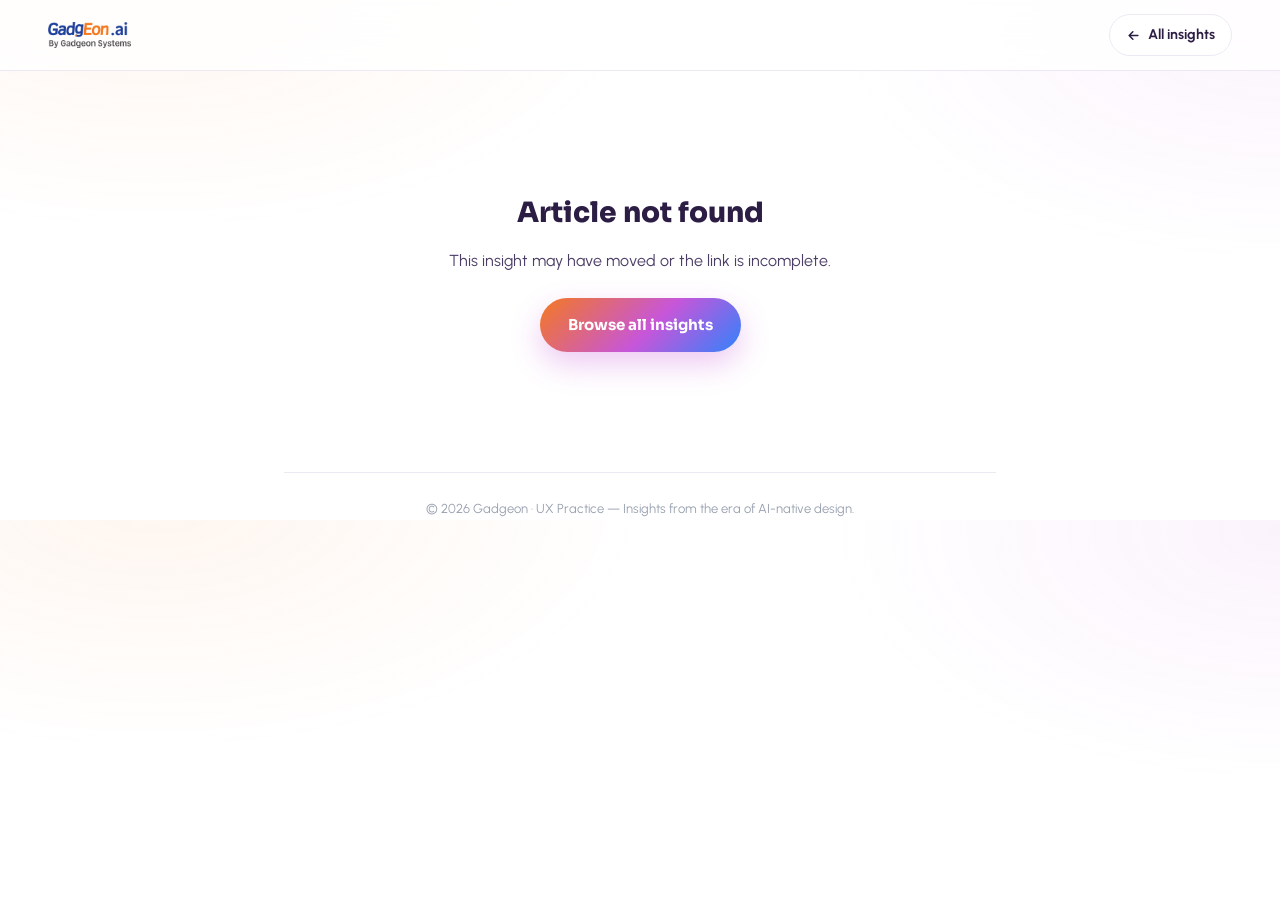
<file: blog.html>
<!DOCTYPE html>
<html lang="en">
<head>
  <meta charset="UTF-8" />
  <meta name="viewport" content="width=device-width, initial-scale=1.0" />
  <title>Insight — Gadgeon UX Practice</title>
  <meta name="description" content="Field notes from the Gadgeon UX Practice — designing enterprise products in the era of AI." />
  <link rel="preconnect" href="https://fonts.googleapis.com" />
  <link rel="preconnect" href="https://fonts.gstatic.com" crossorigin />
  <link href="https://fonts.googleapis.com/css2?family=Sora:wght@400;600;700;800&family=Urbanist:ital,wght@0,400;0,500;0,600;0,700;0,800;1,600&display=swap" rel="stylesheet" />
  <style>
    :root {
      --primary: #2c1d44; --body-col: #4c3d66; --muted: #99a1af;
      --grad-a: #f47920; --grad-b: #c756d9; --grad-c: #3182fc;
      --bg-light: #f4f6fa; --border: #ece9f4; --card: #fff;
      --font-head: 'Sora', sans-serif; --font-body: 'Urbanist', sans-serif;
    }
    * , *::before, *::after { box-sizing: border-box; margin: 0; padding: 0; }
    html { scroll-behavior: smooth; }
    body {
      font-family: var(--font-body); color: var(--body-col); background: #fff;
      -webkit-font-smoothing: antialiased; line-height: 1.6;
      background:
        radial-gradient(900px 460px at 12% -4%, rgba(244,121,32,.07), transparent 55%),
        radial-gradient(820px 460px at 100% 2%, rgba(199,86,217,.07), transparent 55%),
        #ffffff;
    }
    a { color: inherit; text-decoration: none; }
    img { display: block; max-width: 100%; }

    /* reading progress */
    .bp-progress { position: fixed; top: 0; left: 0; height: 4px; width: 0; z-index: 60;
      background: linear-gradient(90deg, var(--grad-a), var(--grad-b), var(--grad-c)); transition: width .1s linear; }

    /* top bar */
    .bp-nav { position: sticky; top: 0; z-index: 50; display: flex; align-items: center; justify-content: space-between;
      gap: 16px; padding: 14px clamp(18px, 5vw, 48px);
      background: rgba(255,255,255,.82); backdrop-filter: blur(14px); -webkit-backdrop-filter: blur(14px);
      border-bottom: 1px solid var(--border); }
    .bp-logo { display: flex; align-items: center; gap: 10px; font-family: var(--font-head); font-weight: 800; font-size: 18px; color: var(--primary); letter-spacing: -.02em; }
    .bp-logo img { height: 26px; width: auto; }
    .bp-back { display: inline-flex; align-items: center; gap: 7px; font-weight: 700; font-size: 14px; color: var(--primary);
      padding: 9px 16px; border-radius: 100px; border: 1px solid var(--border); background: #fff; transition: transform .15s, box-shadow .15s, border-color .15s; }
    .bp-back:hover { transform: translateY(-1px); box-shadow: 0 8px 20px rgba(44,29,68,.1); border-color: rgba(199,86,217,.4); }
    .bp-back svg { width: 15px; height: 15px; }

    /* article */
    .bp-wrap { max-width: 760px; margin: 0 auto; padding: 0 clamp(20px, 5vw, 24px); }
    .bp-hero { padding: clamp(40px, 7vw, 72px) 0 8px; }
    .bp-tag { display: inline-flex; align-items: center; gap: 8px; font-family: var(--font-head); font-weight: 800; font-size: 12px;
      letter-spacing: .1em; text-transform: uppercase; color: var(--grad-b);
      background: rgba(199,86,217,.08); border: 1px solid rgba(199,86,217,.24); padding: 7px 14px 7px 11px; border-radius: 30px; margin-bottom: 20px; }
    .bp-spark { width: 15px; height: 15px; color: var(--grad-b); animation: bp-spin 6s linear infinite; }
    @keyframes bp-spin { to { transform: rotate(360deg); } }
    .bp-h1 { font-family: var(--font-head); font-weight: 800; color: var(--primary);
      font-size: clamp(29px, 5vw, 48px); line-height: 1.1; letter-spacing: -.025em; margin-bottom: 22px; }
    .bp-byline { display: flex; align-items: center; gap: 12px; padding-bottom: 26px; border-bottom: 1px solid var(--border); }
    .bp-avatar { width: 46px; height: 46px; border-radius: 50%; flex-shrink: 0; display: flex; align-items: center; justify-content: center;
      font-family: var(--font-head); font-weight: 800; font-size: 15px; color: #fff;
      background: linear-gradient(135deg, var(--grad-a), var(--grad-b) 55%, var(--grad-c)); }
    .bp-byline strong { display: block; font-size: 15px; color: var(--primary); }
    .bp-byline span { font-size: 13.5px; color: var(--muted); }

    .bp-figure { margin: 30px 0 8px; border-radius: 20px; overflow: hidden; box-shadow: 0 20px 60px rgba(44,29,68,.16); aspect-ratio: 16/9; }
    .bp-figure img { width: 100%; height: 100%; object-fit: cover; }

    .bp-excerpt { font-family: var(--font-head); font-weight: 400; color: var(--primary);
      font-size: clamp(18px, 2.4vw, 22px); line-height: 1.5; margin: 34px 0 10px;
      padding-left: 20px; border-left: 3px solid var(--grad-b); }

    .bp-section { margin-top: 34px; }
    .bp-section h2 { font-family: var(--font-head); font-weight: 800; color: var(--primary);
      font-size: clamp(21px, 2.8vw, 27px); line-height: 1.25; letter-spacing: -.01em; margin-bottom: 14px; }
    .bp-section p { font-size: clamp(16px, 1.9vw, 18px); color: var(--body-col); line-height: 1.78; margin-bottom: 16px; }

    .bp-takeaways { margin: 44px 0 10px; padding: 32px clamp(24px, 4vw, 36px); border-radius: 22px;
      background: linear-gradient(180deg, #f7f3fc, #f1f4fb); border: 1px solid var(--border); }
    .bp-takeaways h2 { font-family: var(--font-head); font-weight: 800; color: var(--primary); font-size: 22px; margin-bottom: 18px; }
    .bp-list { list-style: none; display: flex; flex-direction: column; gap: 14px; }
    .bp-list li { position: relative; padding-left: 32px; font-size: 16px; font-weight: 500; color: var(--primary); line-height: 1.6; }
    .bp-list li::before { content: ''; position: absolute; left: 0; top: 5px; width: 18px; height: 18px; border-radius: 50%;
      background: linear-gradient(135deg, var(--grad-a), var(--grad-c)); opacity: .2; }
    .bp-list li::after { content: ''; position: absolute; left: 6px; top: 11px; width: 6px; height: 6px; border-radius: 50%; background: var(--grad-b); }

    .bp-cta { position: relative; overflow: hidden; text-align: center; margin: 48px 0 20px; padding: 52px 30px; border-radius: 24px;
      background: linear-gradient(135deg, rgba(244,121,32,.1), rgba(199,86,217,.1), rgba(49,130,252,.1)); border: 1px solid rgba(199,86,217,.2); }
    .bp-cta-glow { position: absolute; width: 360px; height: 220px; top: 50%; left: 50%; transform: translate(-50%,-50%);
      background: radial-gradient(circle, rgba(199,86,217,.22), transparent 70%); filter: blur(34px); }
    .bp-cta h3 { position: relative; font-family: var(--font-head); font-weight: 800; color: var(--primary); font-size: clamp(22px, 3.4vw, 30px); margin-bottom: 10px; }
    .bp-cta p { position: relative; font-size: 16px; color: var(--body-col); margin-bottom: 26px; }
    .bp-btn { position: relative; display: inline-flex; align-items: center; gap: 9px; font-family: var(--font-head); font-weight: 700; font-size: 15px;
      color: #fff; padding: 15px 28px; border-radius: 100px; background: linear-gradient(135deg, var(--grad-a), var(--grad-b) 55%, var(--grad-c));
      box-shadow: 0 12px 30px rgba(199,86,217,.32); transition: transform .18s, box-shadow .18s; }
    .bp-btn:hover { transform: translateY(-2px); box-shadow: 0 16px 40px rgba(199,86,217,.42); }
    .bp-btn .ar { transition: transform .2s; }
    .bp-btn:hover .ar { transform: translateX(4px); }

    footer { padding: 40px 0 56px; text-align: center; }
    .bp-foot { font-size: 13px; color: var(--muted); padding-top: 26px; border-top: 1px solid var(--border); }

    .bp-missing { max-width: 620px; margin: 0 auto; padding: 120px 24px; text-align: center; }
    .bp-missing h1 { font-family: var(--font-head); font-weight: 800; color: var(--primary); font-size: 28px; margin-bottom: 12px; }
    .bp-missing p { color: var(--body-col); margin-bottom: 24px; }

    /* reveal */
    .reveal { opacity: 0; transform: translateY(22px); transition: opacity .6s ease, transform .6s ease; }
    .reveal.in { opacity: 1; transform: none; }
    @media (prefers-reduced-motion: reduce) {
      .reveal { opacity: 1; transform: none; transition: none; }
      .bp-spark { animation: none; }
      html { scroll-behavior: auto; }
    }
  </style>
</head>
<body>
  <div class="bp-progress" id="bpProgress" aria-hidden="true"></div>

  <header class="bp-nav">
    <a class="bp-logo" href="index.html" aria-label="Gadgeon.ai home">
      <img src="assets/brand-logo.png" alt="Gadgeon.ai" onerror="this.style.display='none'" />
    </a>
    <a class="bp-back" href="ux.html#insights">
      <svg viewBox="0 0 24 24" fill="none" stroke="currentColor" stroke-width="2.4" stroke-linecap="round" stroke-linejoin="round"><path d="M19 12H5M11 6l-6 6 6 6"/></svg>
      All insights
    </a>
  </header>

  <main id="bpMain" class="bp-wrap"></main>

  <footer class="bp-wrap">
    <p class="bp-foot">© 2026 Gadgeon · UX Practice — Insights from the era of AI-native design.</p>
  </footer>

  <script src="ux-content.js?v=12"></script>
  <script>
  (function () {
    'use strict';
    var C = window.UX_CONTENT || {};
    var main = document.getElementById('bpMain');
    var reduce = window.matchMedia && window.matchMedia('(prefers-reduced-motion: reduce)').matches;

    function param(name) {
      var m = new RegExp('[?&]' + name + '=([^&]+)').exec(location.search);
      return m ? decodeURIComponent(m[1].replace(/\+/g, ' ')) : null;
    }
    function findBlog(key) {
      var blogs = C.blogs || [];
      for (var i = 0; i < blogs.length; i++) {
        if ((blogs[i].slug || String(i)) === key) return blogs[i];
      }
      return null;
    }
    function initials(name) {
      return (name || '?').split(/\s+/).slice(0, 2).map(function (w) { return w.charAt(0); }).join('').toUpperCase();
    }
    var SPARK = '<svg class="bp-spark" viewBox="0 0 24 24" fill="none" stroke="currentColor" stroke-width="1.9" stroke-linecap="round" stroke-linejoin="round"><path d="M12 3v4M12 17v4M3 12h4M17 12h4M6 6l2.5 2.5M15.5 15.5 18 18M18 6l-2.5 2.5M8.5 15.5 6 18"/></svg>';

    var key = param('post');
    var b = key ? findBlog(key) : null;

    if (!b || !b.detail) {
      main.innerHTML = '<div class="bp-missing"><h1>Article not found</h1><p>This insight may have moved or the link is incomplete.</p><a class="bp-btn" href="ux.html#insights"><span>Browse all insights</span></a></div>';
      return;
    }

    document.title = b.title + ' — Gadgeon UX Practice';
    var t = b.detail;

    var secs = t.sections.map(function (s) {
      return '<section class="bp-section reveal"><h2>' + s.h + '</h2>' + s.p.map(function (p) { return '<p>' + p + '</p>'; }).join('') + '</section>';
    }).join('');
    var takeaways = t.takeaways.map(function (x) { return '<li>' + x + '</li>'; }).join('');
    var figure = b.img ? '<figure class="bp-figure reveal"><img src="' + b.img + '" alt=""></figure>' : '';

    main.innerHTML =
      '<div class="bp-hero">'
      + '<span class="bp-tag reveal">' + SPARK + b.tag + ' · Insight</span>'
      + '<h1 class="bp-h1 reveal">' + b.title + '</h1>'
      + '<div class="bp-byline reveal"><span class="bp-avatar">' + initials(b.author) + '</span>'
      + '<div><strong>' + b.author + '</strong><span>' + b.date + ' · ' + b.read + '</span></div></div>'
      + '</div>'
      + figure
      + '<p class="bp-excerpt reveal">' + t.excerpt + '</p>'
      + secs
      + '<section class="bp-takeaways reveal"><h2>Key takeaways</h2><ul class="bp-list">' + takeaways + '</ul></section>'
      + '<div class="bp-cta reveal"><div class="bp-cta-glow"></div>'
      + '<h3>Designing something in this space?</h3>'
      + '<p>Put our AI-native UX practice to work on your next product.</p>'
      + '<a class="bp-btn" href="ux.html#contact"><span>Start a project</span><span class="ar">&rarr;</span></a></div>';

    /* reading progress */
    var bar = document.getElementById('bpProgress');
    function onScroll() {
      var h = document.documentElement;
      var max = h.scrollHeight - h.clientHeight;
      bar.style.width = (max > 0 ? (h.scrollTop || document.body.scrollTop) / max * 100 : 0) + '%';
    }
    window.addEventListener('scroll', onScroll, { passive: true });
    onScroll();

    /* reveal on scroll — above-the-fold shows immediately; rest animate in */
    var reveals = main.querySelectorAll('.reveal');
    if (reduce || !('IntersectionObserver' in window)) {
      reveals.forEach(function (n) { n.classList.add('in'); });
    } else {
      var ro = new IntersectionObserver(function (entries, obs) {
        entries.forEach(function (en) {
          if (en.isIntersecting) { en.target.classList.add('in'); obs.unobserve(en.target); }
        });
      }, { threshold: 0.12, rootMargin: '0px 0px -30px 0px' });
      var vh = window.innerHeight;
      reveals.forEach(function (n) {
        if (n.getBoundingClientRect().top < vh * 0.92) n.classList.add('in');
        else ro.observe(n);
      });
    }
  })();
  </script>
</body>
</html>
</file>
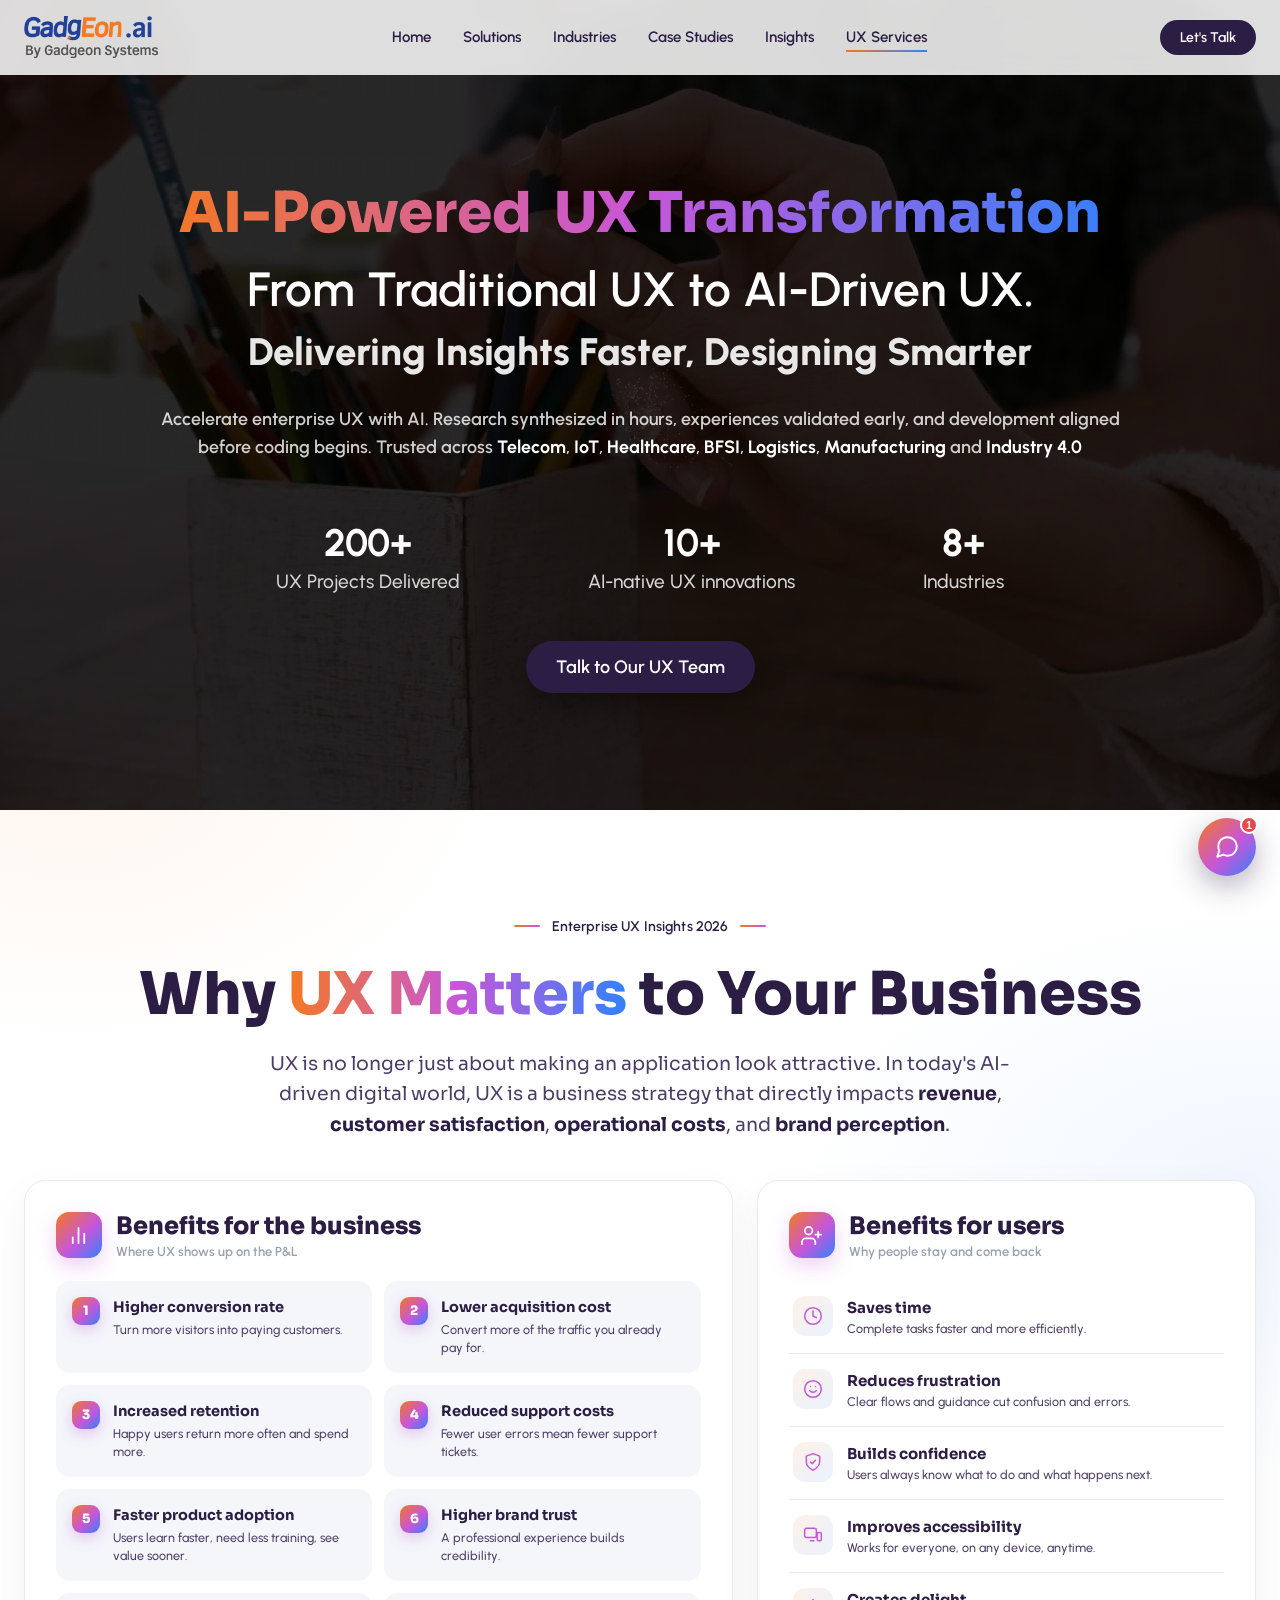
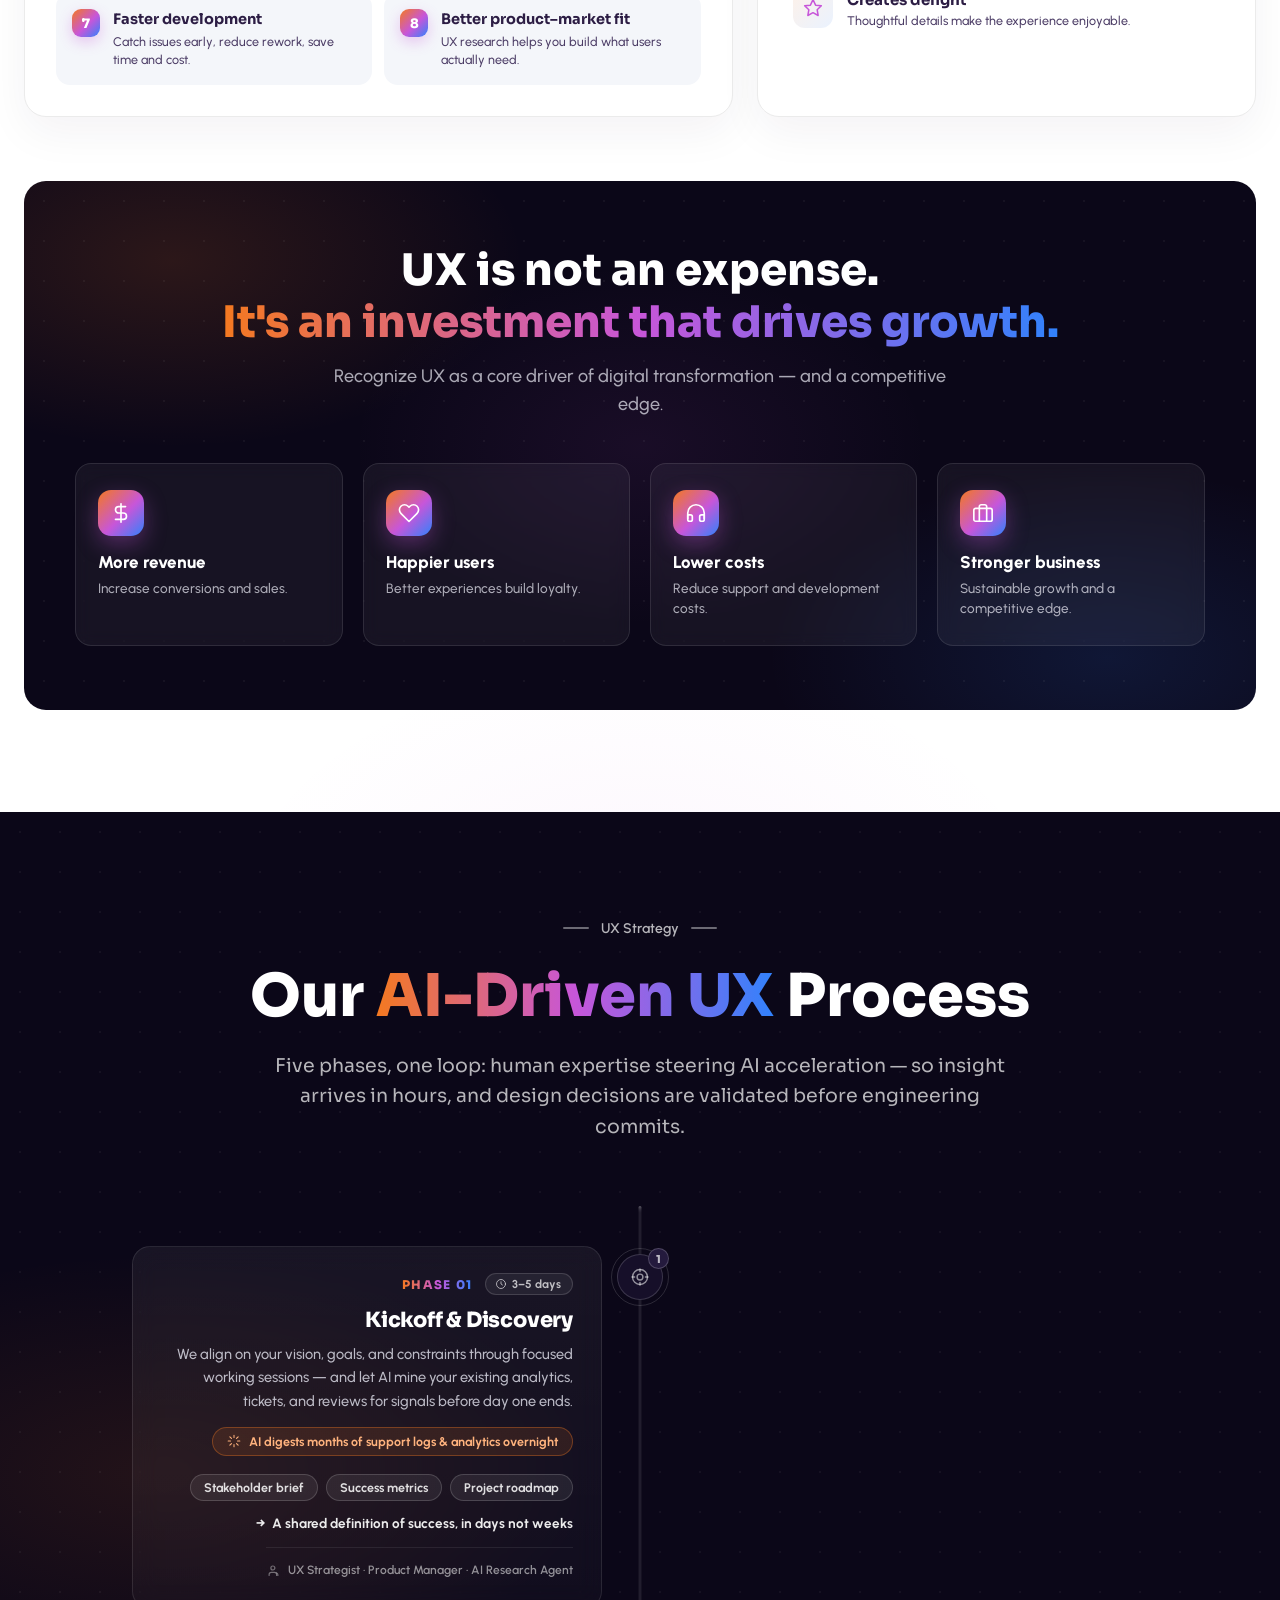
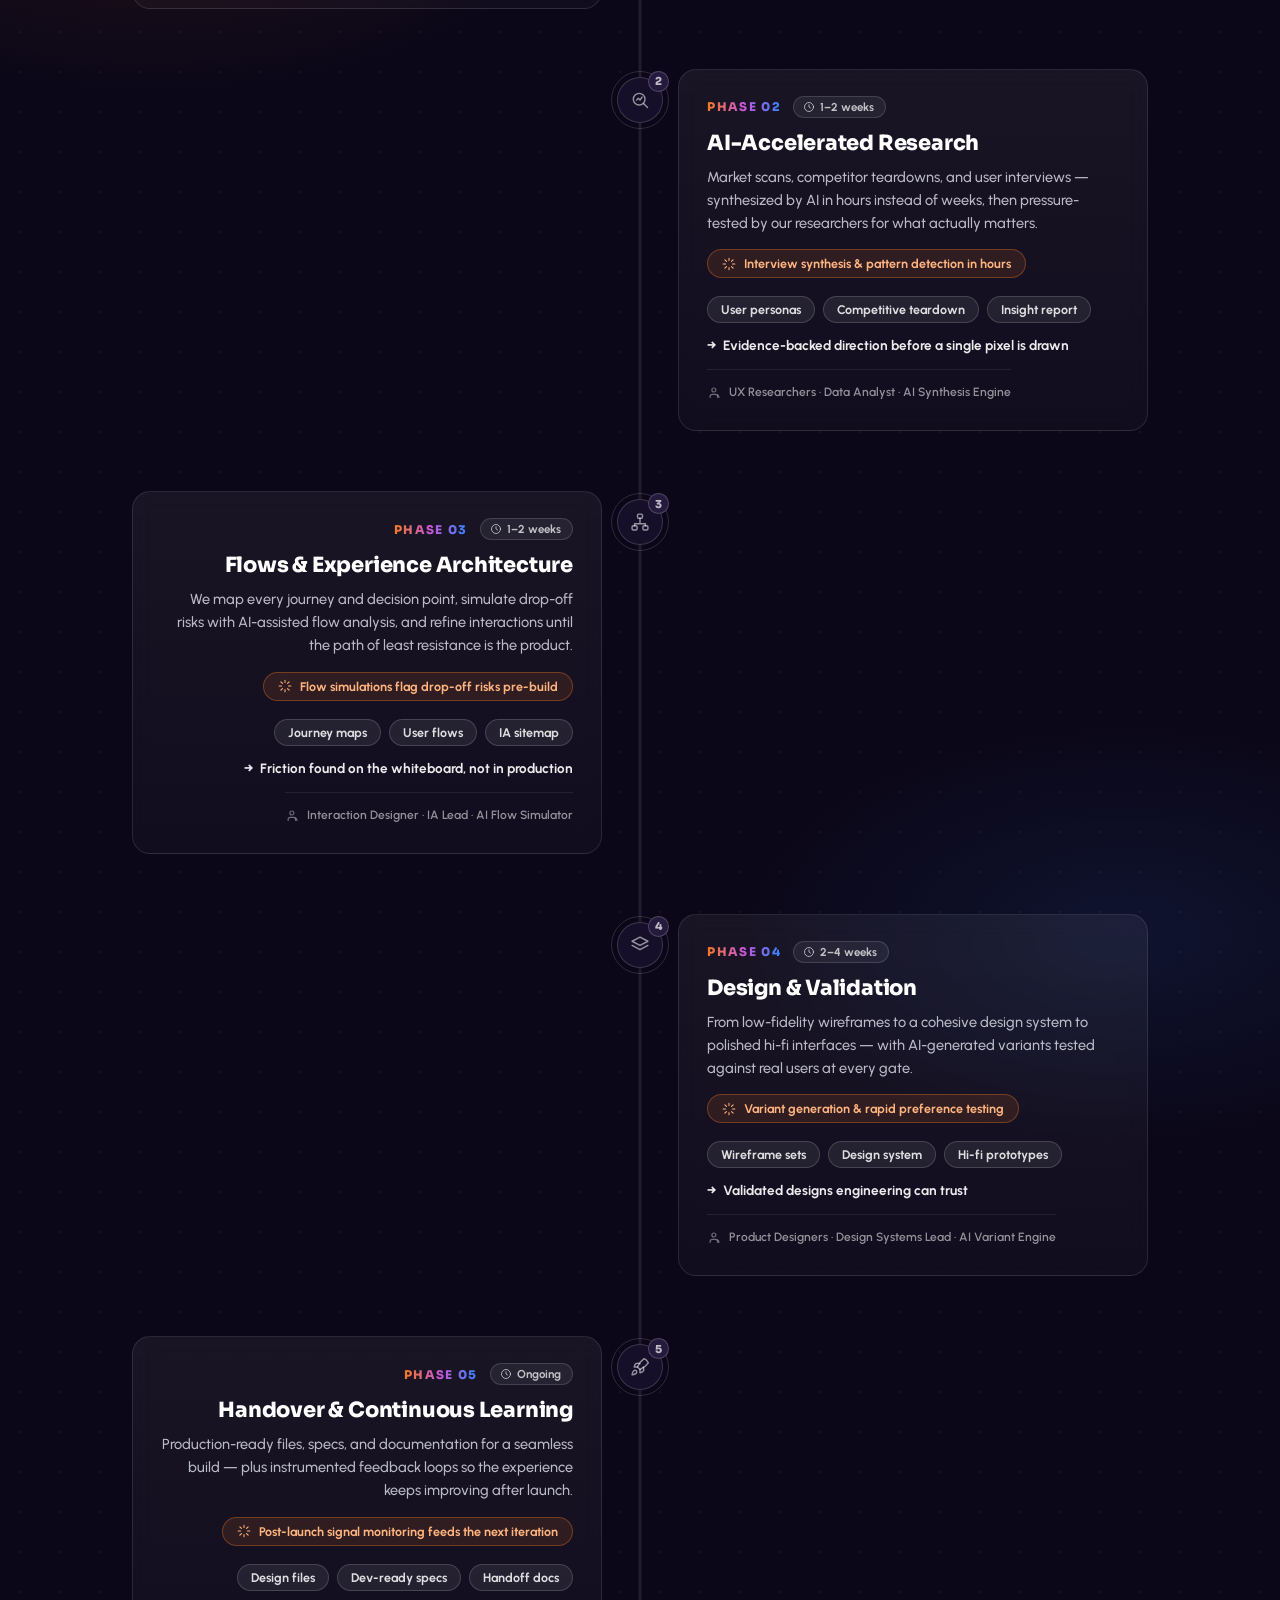
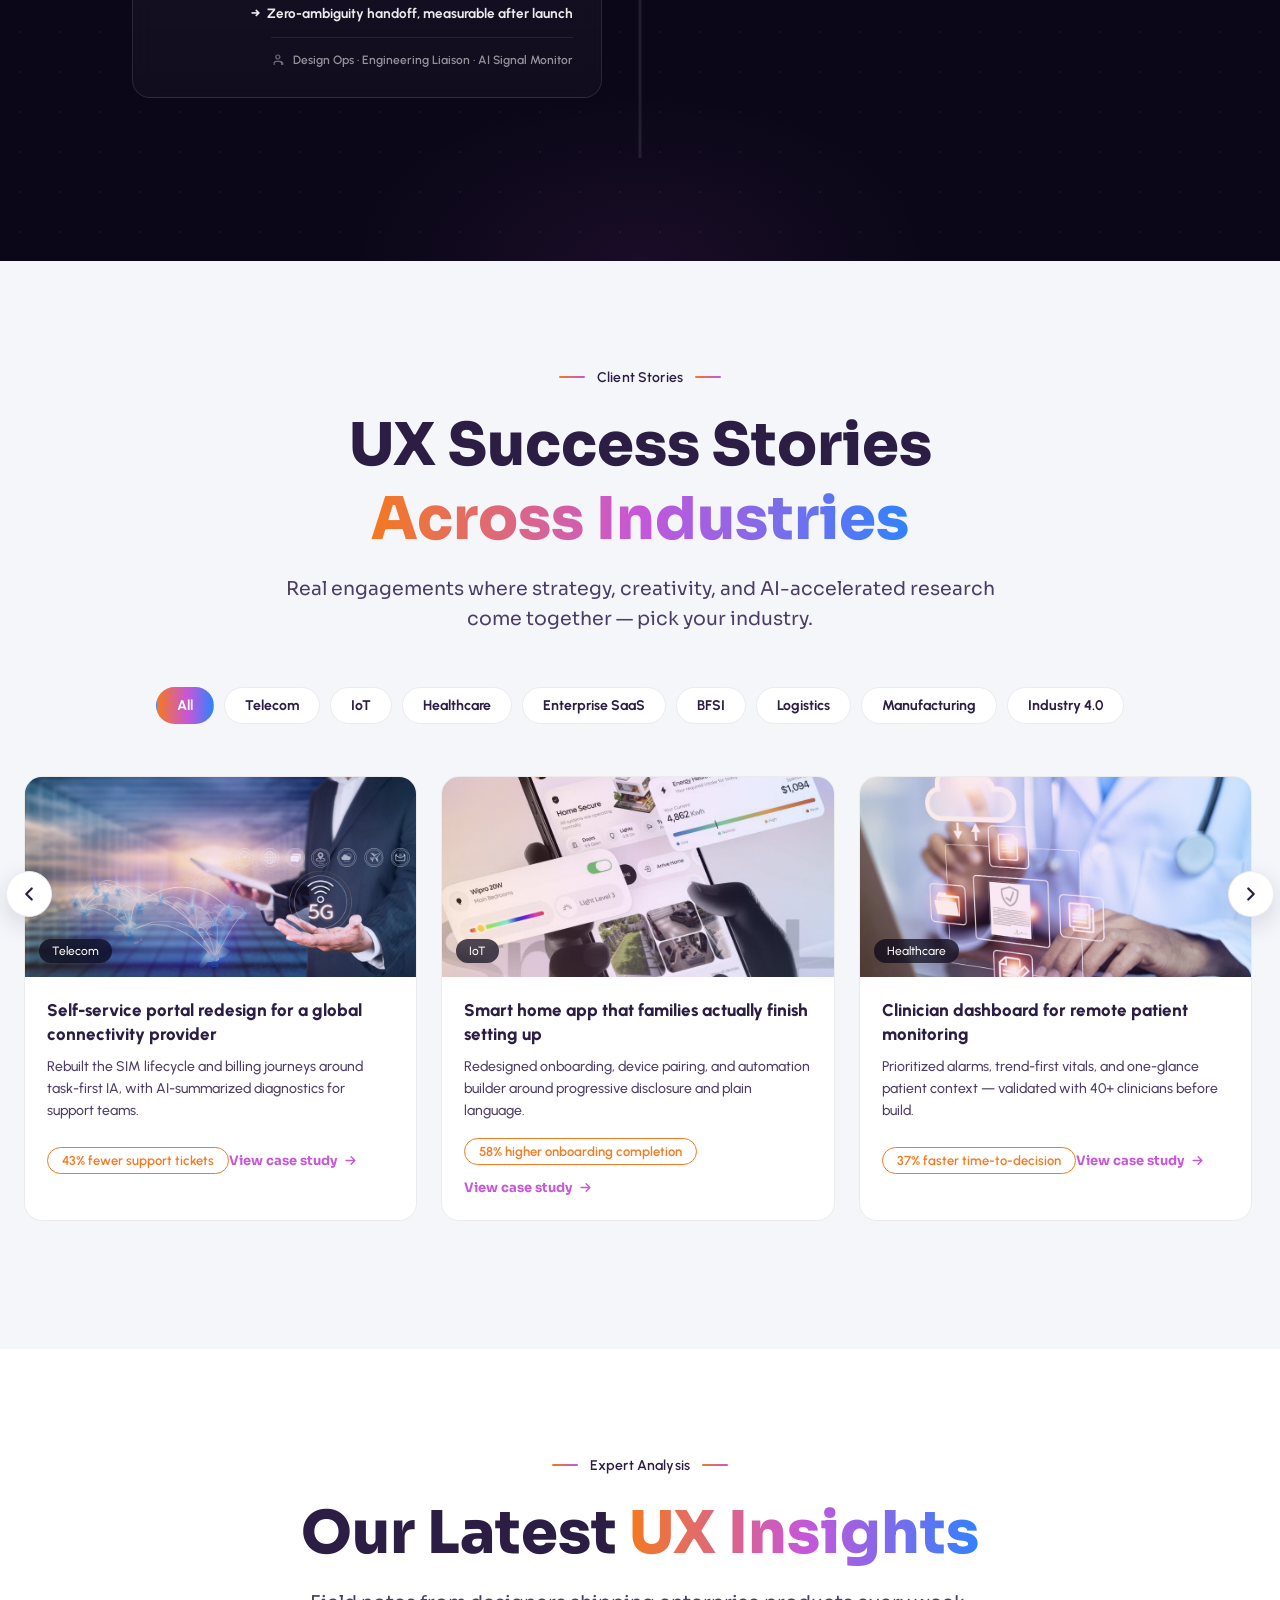
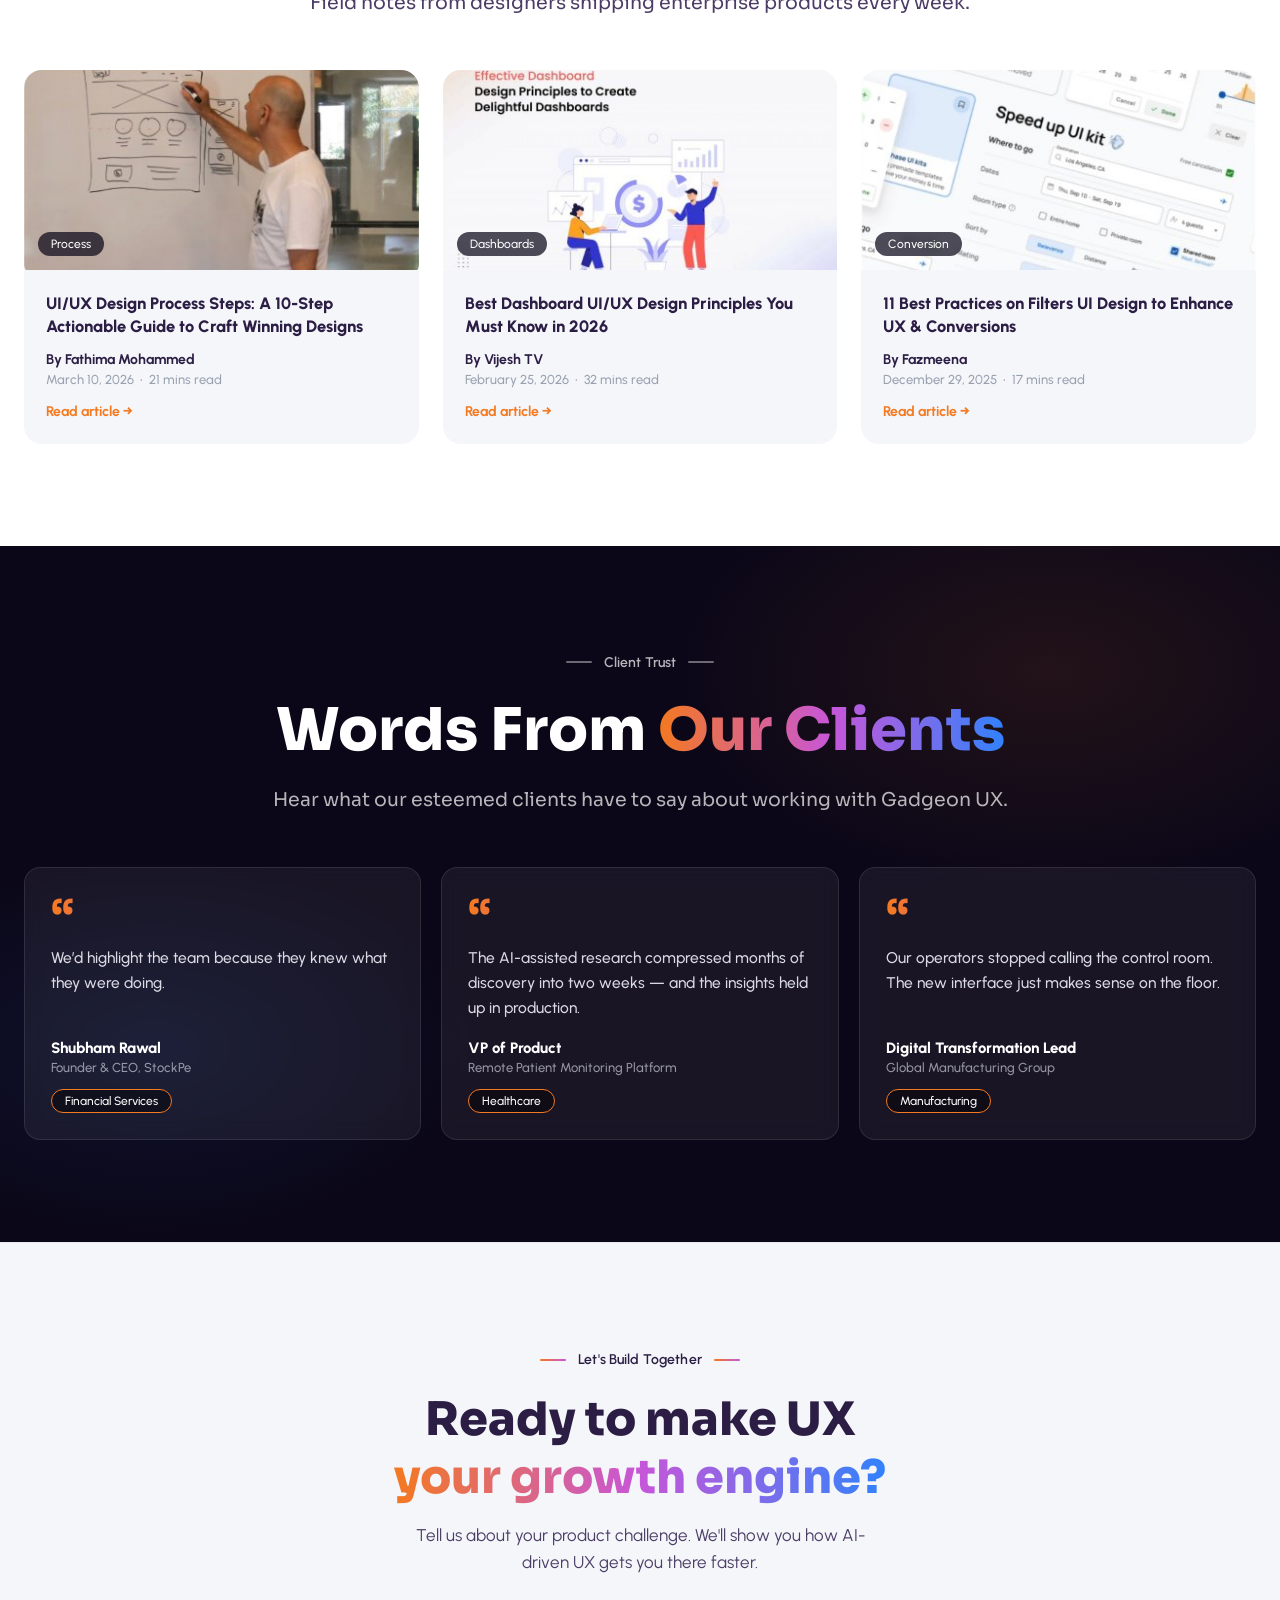
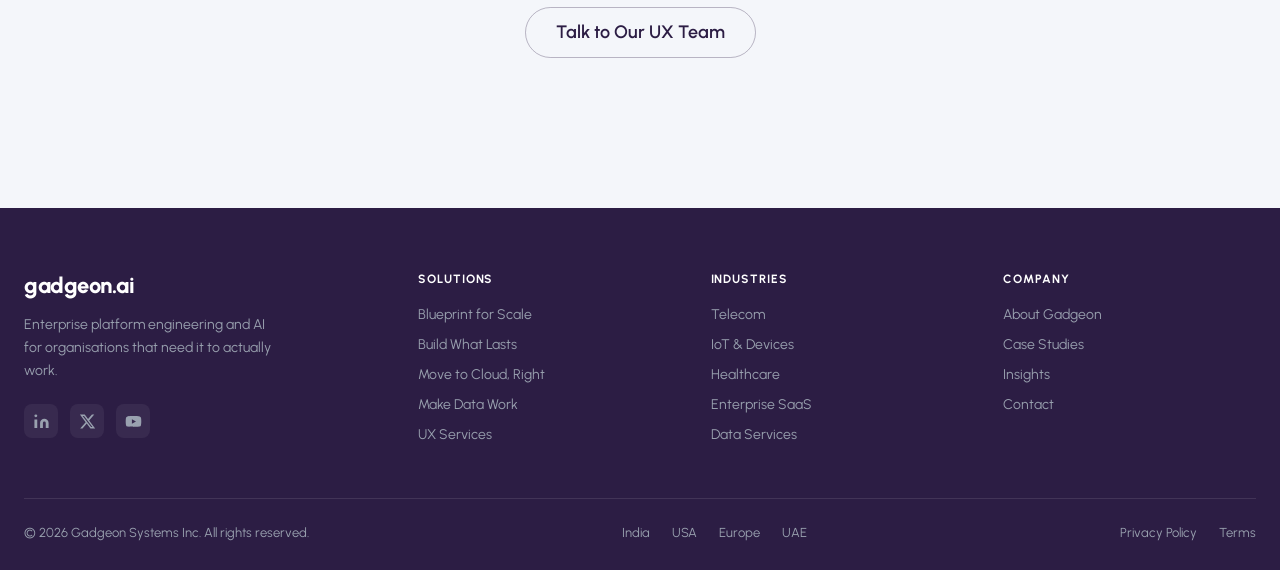
<file: ux.html>
<!DOCTYPE html>
<html lang="en">
<head>
  <meta charset="UTF-8" />
  <meta name="viewport" content="width=device-width, initial-scale=1.0" />
  <title>Gadgeon UX Practice — AI-Powered UX Transformation</title>
  <meta name="description" content="Gadgeon UX Practice: from traditional UX to AI-driven UX. Research synthesized in hours, experiences validated early, and development aligned before coding begins." />
  <meta property="og:title" content="Gadgeon UX Practice — AI-Powered UX Transformation" />
  <meta property="og:description" content="From Traditional UX to AI-Driven UX. Delivering insights faster, designing smarter." />
  <meta property="og:type" content="website" />
  <meta property="og:image" content="assets/ux-hero-bg.jpg" />
  <meta name="twitter:card" content="summary_large_image" />
  <link rel="preconnect" href="https://fonts.googleapis.com" />
  <link rel="preconnect" href="https://fonts.gstatic.com" crossorigin />
  <link href="https://fonts.googleapis.com/css2?family=Sora:wght@400;600;700;800&family=Urbanist:ital,wght@0,400;0,500;0,600;0,700;0,800;0,900;1,600;1,700&family=Inter:wght@400;600;700;800&display=swap" rel="stylesheet" />
  <link rel="stylesheet" href="styles.css?v=3" />
  <link rel="stylesheet" href="ux.css?v=18" />
</head>
<body class="ux-page">

<!-- ══ NAVBAR (shared pattern; UX Services active) ══ -->
<header class="nav" id="nav">
  <div class="nav-inner">
    <a href="index.html" class="nav-logo" aria-label="Gadgeon.ai home">
      <img src="assets/brand-logo.png" alt="Gadgeon.ai — by Gadgeon Systems" />
    </a>

    <nav class="nav-links" id="navLinks" aria-label="Primary">
      <a href="index.html">Home</a>
      <a href="index.html#solutions">Solutions</a>
      <a href="index.html#industries">Industries</a>
      <a href="index.html#cases">Case Studies</a>
      <a href="index.html#insights">Insights</a>
      <a href="ux.html" class="active">UX Services</a>
      <a href="#" class="btn btn-dark btn-sm nav-cta-mobile" data-open-contact>Let's Talk</a>
    </nav>

    <a href="#" class="btn btn-dark btn-sm nav-cta" data-open-contact>Let's Talk</a>

    <button class="nav-toggle" id="navToggle" aria-label="Toggle menu" aria-expanded="false">
      <span></span><span></span><span></span>
    </button>
  </div>
</header>

<!-- ══ HERO (Figma 16:5 — dark, photo + 50% overlay) ══ -->
<section class="ux-hero" id="home">
  <div class="ux-hero-media" aria-hidden="true"></div>
  <div class="ux-hero-overlay" aria-hidden="true"></div>
  <div class="ux-hero-inner">
    <h1 class="grad-txt">AI-Powered&nbsp; UX Transformation</h1>
    <p class="ux-hero-sub">From Traditional UX to AI-Driven UX.</p>
    <p class="ux-hero-sub2">Delivering Insights Faster, Designing Smarter</p>
    <p class="ux-hero-body">
      Accelerate enterprise UX with AI. Research synthesized in hours, experiences validated early, and
      development aligned before coding begins. Trusted across <strong>Telecom</strong>, <strong>IoT</strong>,
      <strong>Healthcare</strong>, <strong>BFSI</strong>, <strong>Logistics</strong>,
      <strong>Manufacturing</strong> and <strong>Industry 4.0</strong>
    </p>
    <div class="ux-hero-stats" id="uxHeroStats"></div>
    <div class="ux-hero-cta">
      <a href="#" class="btn btn-dark ux-btn-light" data-open-contact>Talk to Our UX Team</a>
    </div>
  </div>
</section>

<!-- ══ WHY UX MATTERS ══════════════════════════════ -->
<section class="section ux-why" id="why">
  <div class="uxwhy-bg" aria-hidden="true"></div>

  <div class="section-hdr">
    <div class="eyebrow center">Enterprise UX Insights 2026</div>
    <h2 class="stitle">Why <span class="grad-txt">UX Matters</span> to Your Business</h2>
    <p class="ux-lead">UX is no longer just about making an application look attractive. In today's AI-driven digital world, UX is a business strategy that directly impacts <strong>revenue</strong>, <strong>customer satisfaction</strong>, <strong>operational costs</strong>, and <strong>brand perception</strong>.</p>
  </div>

  <!-- Benefits: business + users -->
  <div class="uxben">
    <article class="uxben-col reveal">
      <div class="uxben-hd">
        <span class="uxben-hd-ico" data-icon="chart"></span>
        <div>
          <h3>Benefits for the business</h3>
          <p>Where UX shows up on the P&amp;L</p>
        </div>
      </div>
      <div class="uxbz-list" id="uxBizBenefits"></div>
    </article>

    <article class="uxben-col reveal">
      <div class="uxben-hd">
        <span class="uxben-hd-ico" data-icon="userplus"></span>
        <div>
          <h3>Benefits for users</h3>
          <p>Why people stay and come back</p>
        </div>
      </div>
      <div class="uxusr-list" id="uxUserBenefits"></div>
    </article>
  </div>

  <!-- Closing investment band -->
  <div class="uxinv reveal" id="uxInvestment">
    <div class="uxinv-hdr">
      <h3 class="uxinv-title">UX is not an expense.<br /><span class="grad-txt">It's an investment that drives growth.</span></h3>
      <p class="uxinv-sub">Recognize UX as a core driver of digital transformation — and a competitive edge.</p>
    </div>
  </div>
</section>

<!-- ══ AI-DRIVEN UX PROCESS — scroll timeline ══════ -->
<section class="section ux-process" id="process">
  <div class="section-hdr">
    <div class="eyebrow center light">UX Strategy</div>
    <h2 class="stitle white">Our <span class="grad-txt">AI-Driven UX</span> Process</h2>
    <p class="ux-lead light">Five phases, one loop: human expertise steering AI acceleration — so insight arrives in hours, and design decisions are validated before engineering commits.</p>
  </div>

  <div class="tl" id="uxTimeline">
    <div class="tl-line" aria-hidden="true"><span class="tl-fill" id="tlFill"></span></div>
  </div>
</section>

<!-- ══ SUCCESS STORIES (filterable) ════════════════ -->
<section class="section ux-stories" id="cases">
  <div class="section-hdr">
    <div class="eyebrow center">Client Stories</div>
    <h2 class="stitle">UX Success Stories<br /><span class="grad-txt">Across Industries</span></h2>
    <p class="ux-lead">Real engagements where strategy, creativity, and AI-accelerated research come together — pick your industry.</p>
  </div>

  <div class="ux-filters" id="uxFilters" role="tablist" aria-label="Filter case studies by industry"></div>

  <div class="uxc-carousel">
    <button class="uxc-nav prev" id="uxcPrev" type="button" aria-label="Previous case studies">
      <svg viewBox="0 0 24 24" fill="none" stroke="currentColor" stroke-width="2.4" stroke-linecap="round" stroke-linejoin="round"><polyline points="15 18 9 12 15 6"/></svg>
    </button>
    <div class="uxc-grid" id="uxCases" tabindex="0" aria-label="Case studies carousel"></div>
    <button class="uxc-nav next" id="uxcNext" type="button" aria-label="Next case studies">
      <svg viewBox="0 0 24 24" fill="none" stroke="currentColor" stroke-width="2.4" stroke-linecap="round" stroke-linejoin="round"><polyline points="9 18 15 12 9 6"/></svg>
    </button>
  </div>
</section>

<!-- ══ BLOGS ═══════════════════════════════════════ -->
<section class="section ux-blogs" id="insights">
  <div class="section-hdr">
    <div class="eyebrow center">Expert Analysis</div>
    <h2 class="stitle">Our Latest <span class="grad-txt">UX Insights</span></h2>
    <p class="ux-lead">Field notes from designers shipping enterprise products every week.</p>
  </div>

  <div class="uxb-grid" id="uxBlogs"></div>
</section>

<!-- ══ TESTIMONIALS ════════════════════════════════ -->
<section class="section ux-words" id="words">
  <div class="ins-inner">
    <div class="section-hdr">
      <div class="eyebrow center light">Client Trust</div>
      <h2 class="stitle white">Words From <span class="grad-txt">Our Clients</span></h2>
      <p class="ux-lead light">Hear what our esteemed clients have to say about working with Gadgeon UX.</p>
    </div>
    <div class="uxt-grid" id="uxTestimonial"></div>
  </div>
</section>

<!-- ══ CLOSING CTA ═════════════════════════════════ -->
<section class="section cta-section ux-cta" id="build">
  <div class="cta-hdr">
    <div class="eyebrow center">Let's Build Together</div>
    <h2 class="cta-title">Ready to make UX<br /><span class="grad-txt">your growth engine?</span></h2>
    <p class="cta-p">Tell us about your product challenge. We'll show you how AI-driven UX gets you there faster.</p>
    <a href="#" class="btn btn-outline" data-open-contact>Talk to Our UX Team</a>
  </div>
</section>

<!-- ══ FOOTER (shared) ═════════════════════════════ -->
<footer class="footer">
  <div class="ft-top">
    <div class="ft-brand">
      <div class="ft-logo">gadgeon.ai</div>
      <p>Enterprise platform engineering and AI for organisations that need it to actually work.</p>
      <div class="socials">
        <a href="#" aria-label="LinkedIn"><svg viewBox="0 0 24 24"><path d="M16 8a6 6 0 016 6v7h-4v-7a2 2 0 00-2-2 2 2 0 00-2 2v7h-4v-7a6 6 0 016-6zM2 9h4v12H2z"/><circle cx="4" cy="4" r="2"/></svg></a>
        <a href="#" aria-label="X / Twitter"><svg viewBox="0 0 24 24"><path d="M18.244 2.25h3.308l-7.227 8.26 8.502 11.24H16.17l-5.214-6.817L4.99 21.75H1.68l7.73-8.835L1.254 2.25H8.08l4.713 6.231zm-1.161 17.52h1.833L7.084 4.126H5.117z"/></svg></a>
        <a href="#" aria-label="YouTube"><svg viewBox="0 0 24 24"><path d="M23 12s0-3.5-.45-5.18a2.79 2.79 0 00-1.97-1.97C18.9 4.4 12 4.4 12 4.4s-6.9 0-8.58.45A2.79 2.79 0 001.45 6.82C1 8.5 1 12 1 12s0 3.5.45 5.18a2.79 2.79 0 001.97 1.97C5.1 19.6 12 19.6 12 19.6s6.9 0 8.58-.45a2.79 2.79 0 001.97-1.97C23 15.5 23 12 23 12zM9.75 15.02V8.98L15.5 12z"/></svg></a>
      </div>
    </div>
    <div class="fcol">
      <h4>Solutions</h4>
      <ul>
        <li><a href="index.html#solutions">Blueprint for Scale</a></li>
        <li><a href="index.html#solutions">Build What Lasts</a></li>
        <li><a href="index.html#solutions">Move to Cloud, Right</a></li>
        <li><a href="index.html#solutions">Make Data Work</a></li>
        <li><a href="ux.html">UX Services</a></li>
      </ul>
    </div>
    <div class="fcol">
      <h4>Industries</h4>
      <ul>
        <li><a href="index.html#industries">Telecom</a></li>
        <li><a href="index.html#industries">IoT &amp; Devices</a></li>
        <li><a href="index.html#industries">Healthcare</a></li>
        <li><a href="index.html#industries">Enterprise SaaS</a></li>
        <li><a href="index.html#industries">Data Services</a></li>
      </ul>
    </div>
    <div class="fcol">
      <h4>Company</h4>
      <ul>
        <li><a href="index.html">About Gadgeon</a></li>
        <li><a href="index.html#cases">Case Studies</a></li>
        <li><a href="index.html#insights">Insights</a></li>
        <li><a href="#" data-open-contact>Contact</a></li>
      </ul>
    </div>
  </div>
  <div class="ft-bottom">
    <span>© 2026 Gadgeon Systems Inc. All rights reserved.</span>
    <div class="ft-regions"><span>India</span><span>USA</span><span>Europe</span><span>UAE</span></div>
    <div class="ft-legal"><a href="#">Privacy Policy</a><a href="#">Terms</a></div>
  </div>
</footer>

<!-- ══ CONTACT MODAL (shared — Figma 1986:1424 / 2219:7483) ══ -->
<div class="modal" id="contactModal" aria-hidden="true">
  <div class="modal-backdrop" data-close-contact></div>
  <div class="modal-card" role="dialog" aria-modal="true" aria-labelledby="modalTitle">

    <div class="ct-head">
      <h3 id="modalTitle">Get In Touch With Our <span class="grad-txt">AI Expert</span></h3>
      <button class="ct-close" aria-label="Close" data-close-contact>
        <img src="assets/ct-close.svg" alt="" />
      </button>
    </div>

    <div class="ct-body" id="ctBody">
      <div class="ct-panel">
        <aside class="ct-side">
          <h4>Contact Information</h4>
          <p class="ct-side-sub">Fill up the form and our team will get back to you within 24 hrs</p>
          <ul class="ct-items">
            <li><img src="assets/ct-phone.svg" alt="" /><span>+021 3211234567</span></li>
            <li><img src="assets/ct-mail.svg" alt="" /><span>Connect@gadgeon.ai</span></li>
            <li><img src="assets/ct-location.svg" alt="" /><span>Level 12, Innovation T. SF, CA<br />94105, USA</span></li>
          </ul>
        </aside>

        <form class="ct-form" id="contactForm" novalidate>
          <div class="ct-field">
            <label for="cf-name">Full Name *</label>
            <input type="text" id="cf-name" name="name" placeholder="John Smith" required autocomplete="name" />
            <span class="err" data-err-for="name"></span>
          </div>
          <div class="ct-field">
            <label for="cf-email">Work Email *</label>
            <input type="email" id="cf-email" name="email" placeholder="John@abcd.com" required autocomplete="email" />
            <span class="err" data-err-for="email"></span>
          </div>
          <div class="ct-field">
            <label for="cf-phone">Phone Number *</label>
            <div class="ct-phone">
              <span class="ct-code">
                <select id="cf-code" name="code" aria-label="Country code">
                  <option value="+91" selected>+91</option>
                  <option value="+1">+1</option>
                  <option value="+44">+44</option>
                  <option value="+971">+971</option>
                  <option value="+49">+49</option>
                  <option value="+33">+33</option>
                  <option value="+65">+65</option>
                  <option value="+61">+61</option>
                </select>
                <img class="ct-chev" src="assets/ct-chevron.svg" alt="" />
              </span>
              <input type="tel" id="cf-phone" name="phone" placeholder="9496664777" required autocomplete="tel" />
            </div>
            <span class="err" data-err-for="phone"></span>
          </div>
          <div class="ct-field">
            <label for="cf-msg">How can we help?</label>
            <textarea id="cf-msg" name="message" placeholder="Tell us about your platform challenges."></textarea>
          </div>
        </form>
      </div>
      <div class="ct-actions">
        <button type="submit" form="contactForm" class="ct-submit">Submit</button>
      </div>
    </div>

    <div class="ct-success" id="ctSuccess" hidden>
      <div class="ct-panel ct-panel-success">
        <img class="ct-success-icon" src="assets/ct-success.svg" alt="" />
        <p class="ct-success-title">Submission Successful!</p>
        <p class="ct-success-body">We have Received your message and&nbsp; one of our team members<br />will reach out within one business day.</p>
      </div>
    </div>

  </div>
</div>

<a href="#home" class="to-top" id="toTop" aria-label="Back to top">
  <svg viewBox="0 0 24 24" fill="none" stroke="currentColor" stroke-width="2.5" stroke-linecap="round" stroke-linejoin="round"><path d="M12 19V5M5 12l7-7 7 7"/></svg>
</a>

<!-- ══ DETAIL OVERLAY — case studies & blog articles ══ -->
<div class="dx" id="uxDetail" hidden aria-hidden="true">
  <div class="dx-backdrop" data-dx-close></div>
  <div class="dx-panel" role="dialog" aria-modal="true" aria-labelledby="dxTitle" tabindex="-1">
    <div class="dx-progress" id="dxProgress" aria-hidden="true"></div>
    <button class="dx-close" type="button" aria-label="Close" data-dx-close>
      <svg viewBox="0 0 24 24" fill="none" stroke="currentColor" stroke-width="2.2" stroke-linecap="round" stroke-linejoin="round"><path d="M18 6 6 18M6 6l12 12"/></svg>
    </button>
    <div class="dx-scroll" id="dxScroll"></div>
  </div>
</div>

<script src="script.js?v=3"></script>
<script src="ux-content.js?v=20"></script>
<script src="chatbot.js?v=5"></script>
</body>
</html>
</file>
<file: styles.css>
/* ══════════════════════════════════════════════════
   Gadgeon.ai — styles
   ══════════════════════════════════════════════════ */
*, *::before, *::after { box-sizing: border-box; margin: 0; padding: 0; }

:root {
  --primary:  #2c1d44;   /* deep indigo/plum text */
  --body-col: #4c3d66;
  --grad-a:   #f47920;   /* orange */
  --grad-b:   #c756d9;   /* magenta */
  --grad-c:   #3182fc;   /* blue */
  --bg-light: #f4f6fa;
  --border:   #ebebeb;
  --muted:    #99a1af;
  --dark:     #0b0718;
  --maxw:     1280px;
  --font-head: 'Sora', sans-serif;
  --font-body: 'Urbanist', sans-serif;
}

html { scroll-behavior: smooth; }
body {
  font-family: 'Urbanist', sans-serif;
  color: var(--primary);
  background: #fff;
  overflow-x: hidden;
  -webkit-font-smoothing: antialiased;
}
img { max-width: 100%; display: block; }
a { color: inherit; }

/* ── Gradient text ── */
.grad-txt {
  background: linear-gradient(90deg, var(--grad-a) 0%, var(--grad-b) 50%, var(--grad-c) 100%);
  -webkit-background-clip: text; background-clip: text;
  -webkit-text-fill-color: transparent; color: transparent;
}

/* ── Eyebrow / badge ── */
.eyebrow {
  display: inline-flex; align-items: center; gap: 12px;
  font-size: 14px; font-weight: 600; letter-spacing: .01em;
  color: var(--primary); margin-bottom: 22px;
}
.eyebrow::before, .eyebrow::after {
  content: ''; width: 26px; height: 2px; border-radius: 2px;
  background: linear-gradient(90deg, var(--grad-a), var(--grad-b));
  flex-shrink: 0;
}
.eyebrow.center { justify-content: center; }
.eyebrow.light { color: rgba(255,255,255,.7); }
.eyebrow.light::before, .eyebrow.light::after { background: rgba(255,255,255,.4); }

/* ── Section title ── (Sora ExtraBold 64px in Figma) */
.stitle {
  font-family: var(--font-head); font-weight: 800; letter-spacing: normal;
  font-size: clamp(34px, 4.6vw, 64px); line-height: 1.26;
  color: var(--primary); text-align: center;
}
.stitle.white { color: #fff; }

/* ── Buttons ── */
.btn {
  display: inline-flex; align-items: center; justify-content: center;
  font-family: inherit; font-weight: 700; cursor: pointer;
  text-decoration: none; white-space: nowrap; border: none;
  transition: transform .18s ease, box-shadow .2s ease, opacity .2s, background .2s;
}
.btn:active { transform: translateY(1px); }
.btn-dark {
  background: var(--primary); color: #fff; font-weight: 600;
  font-size: 18px; padding: 15px 30px; border-radius: 60px;
  box-shadow: 0 6px 20px rgba(44,29,68,.18);
}
.btn-dark:hover { box-shadow: 0 10px 28px rgba(44,29,68,.28); transform: translateY(-2px); }
.btn-outline {
  background: transparent; color: var(--primary); font-weight: 600;
  border: 1.5px solid rgba(44,29,68,.3);
  font-size: 18px; padding: 13.5px 30px; border-radius: 60px;
}
.btn-outline:hover { background: rgba(44,29,68,.05); border-color: var(--primary); }
.btn-sm { font-size: 14px; padding: 9px 20px; border-radius: 40px; box-shadow: none; }
.btn-block { width: 100%; padding: 15px; margin-top: 6px; }

/* ══ NAVBAR ══════════════════════════════════════ */
.nav {
  position: fixed; top: 0; left: 0; right: 0; z-index: 100;
  background: rgba(255,255,255,.85); backdrop-filter: blur(16px);
  border-bottom: 1px solid transparent; transition: box-shadow .3s, border-color .3s;
}
.nav.scrolled {
  box-shadow: 0 4px 24px rgba(44,29,68,.07);
  border-bottom-color: var(--border);
}
.nav-inner {
  max-width: var(--maxw); margin: 0 auto; height: 74px; padding: 0 24px;
  display: flex; align-items: center; justify-content: space-between; gap: 24px;
}
.nav-logo { text-decoration: none; display: flex; align-items: center; line-height: 1; }
.nav-logo img { height: 42px; width: auto; display: block; }

.nav-links { display: flex; align-items: center; gap: 32px; }
.nav-links > a {
  font-size: 15px; font-weight: 600; color: var(--primary);
  text-decoration: none; transition: color .2s; position: relative;
}
.nav-links > a:not(.btn)::after {
  content: ''; position: absolute; left: 0; bottom: -6px; height: 2px; width: 0;
  background: linear-gradient(90deg, var(--grad-a), var(--grad-c)); transition: width .25s;
}
.nav-links > a.active::after, .nav-links > a:not(.btn):hover::after { width: 100%; }
.nav-cta-mobile { display: none; }

.nav-toggle {
  display: none; flex-direction: column; gap: 5px; background: none; border: none;
  cursor: pointer; padding: 6px;
}
.nav-toggle span {
  width: 24px; height: 2px; background: var(--primary); border-radius: 2px;
  transition: transform .3s, opacity .3s;
}
.nav-toggle.open span:nth-child(1) { transform: translateY(7px) rotate(45deg); }
.nav-toggle.open span:nth-child(2) { opacity: 0; }
.nav-toggle.open span:nth-child(3) { transform: translateY(-7px) rotate(-45deg); }

/* ══ HERO ════════════════════════════════════════ */
.hero {
  position: relative; overflow: hidden; background: #fff;
  padding: 150px 24px 80px; text-align: center;
}
.hero-grid-bg {
  position: absolute; inset: 0; pointer-events: none;
  background:
    radial-gradient(ellipse 900px 520px at 50% -80px, rgba(199,86,217,.10) 0%, transparent 70%),
    radial-gradient(ellipse 640px 420px at 88% 55%, rgba(49,130,252,.07) 0%, transparent 60%),
    radial-gradient(ellipse 640px 420px at 10% 60%, rgba(244,121,32,.05) 0%, transparent 60%);
}
.hero-grid-bg::after {
  content: ''; position: absolute; inset: 0; opacity: .5;
  background-image:
    linear-gradient(rgba(44,29,68,.035) 1px, transparent 1px),
    linear-gradient(90deg, rgba(44,29,68,.035) 1px, transparent 1px);
  background-size: 46px 46px;
  mask-image: radial-gradient(ellipse 80% 70% at 50% 40%, #000 0%, transparent 80%);
  -webkit-mask-image: radial-gradient(ellipse 80% 70% at 50% 40%, #000 0%, transparent 80%);
}
.hero-inner { position: relative; z-index: 1; max-width: 960px; margin: 0 auto; }
.hero h1 {
  font-family: var(--font-head); font-weight: 800; letter-spacing: normal;
  font-size: clamp(40px, 5.3vw, 70px); line-height: 1.24;
  color: var(--primary); margin-bottom: 22px;
}
.hero-sub {
  font-family: var(--font-head); font-size: clamp(16px, 1.55vw, 21px); font-weight: 400;
  color: var(--primary); line-height: 1.6; max-width: 800px; margin: 0 auto 40px;
}
.hero-sub strong { font-weight: 700; }
.hero-ctas { display: flex; gap: 14px; justify-content: center; flex-wrap: wrap; }

/* ══ STATS ═══════════════════════════════════════ */
.stats {
  background: var(--bg-light);
  border-top: 1px solid var(--border); border-bottom: 1px solid var(--border);
  padding: 30px 24px;
  display: flex; justify-content: center; gap: clamp(28px, 6vw, 88px); flex-wrap: wrap;
}
.stat { text-align: center; }
.stat-v { font-weight: 700; font-size: 32px; }
.stat-l { font-size: 16px; font-weight: 600; color: var(--primary); margin-top: 4px; }

/* ══ LOGOS ═══════════════════════════════════════ */
.logos { background: #fff; border-bottom: 1px solid var(--border); padding: 26px 24px; }
.logos-lbl {
  text-align: center; font-size: 12px; font-weight: 700; letter-spacing: .1em;
  text-transform: uppercase; color: #9aa0ad; margin-bottom: 20px;
}
.marquee { overflow: hidden; max-width: var(--maxw); margin: 0 auto; position: relative;
  mask-image: linear-gradient(90deg, transparent, #000 8%, #000 92%, transparent);
  -webkit-mask-image: linear-gradient(90deg, transparent, #000 8%, #000 92%, transparent);
}
.marquee-track {
  display: flex; gap: 60px; align-items: center; width: max-content;
  animation: scroll-logos 26s linear infinite;
}
.marquee-track img { height: 22px; object-fit: contain; filter: grayscale(1); opacity: .55; flex-shrink: 0; }
@keyframes scroll-logos { from { transform: translateX(0); } to { transform: translateX(-50%); } }

/* ══ SECTION SHELL ═══════════════════════════════ */
.section { padding: clamp(64px, 8vw, 104px) 24px; }
.section-hdr { text-align: center; margin-bottom: 52px; max-width: var(--maxw); margin-left: auto; margin-right: auto; }

/* ══ HOW WE PARTNER ══════════════════════════════ */
.partner-grid {
  display: grid; grid-template-columns: 1fr 1fr; gap: 28px;
  max-width: 1080px; margin: 0 auto;
}
.partner-card {
  display: flex; flex-direction: column;
  background: var(--bg-light); border: 1px solid var(--border); border-radius: 22px;
  padding: clamp(28px, 3.4vw, 44px);
  transition: transform .25s ease, box-shadow .25s ease, border-color .25s ease;
}
.partner-card:hover {
  transform: translateY(-5px); border-color: rgba(199,86,217,.28);
  box-shadow: 0 22px 54px rgba(44,29,68,.12);
}
.pc-kicker {
  font-family: var(--font-body); font-size: 12.5px; font-weight: 700;
  letter-spacing: .14em; text-transform: uppercase; color: var(--muted);
  margin-bottom: 18px;
}
.pc-title {
  font-family: var(--font-head); font-weight: 800;
  font-size: clamp(22px, 2.3vw, 30px); line-height: 1.25;
  color: var(--primary); margin: 0 0 16px;
}
.pc-desc {
  font-family: var(--font-body); font-size: 15.5px; font-weight: 500;
  line-height: 1.6; color: var(--body-col); margin: 0 0 26px;
}
.pc-list { list-style: none; margin: 0 0 28px; padding: 0; display: flex; flex-direction: column; gap: 15px; }
.pc-list li {
  position: relative; padding-left: 36px;
  font-family: var(--font-body); font-size: 15.5px; font-weight: 600; color: var(--primary);
}
.pc-list li::before {
  content: ''; position: absolute; left: 0; top: 0; width: 23px; height: 23px; border-radius: 50%;
  background: linear-gradient(135deg, rgba(244,121,32,.14), rgba(199,86,217,.14), rgba(49,130,252,.14));
  border: 1px solid rgba(199,86,217,.32);
}
.pc-list li::after {
  content: ''; position: absolute; left: 6px; top: 6px; width: 11px; height: 11px;
  background: linear-gradient(135deg, var(--grad-a), var(--grad-b) 55%, var(--grad-c));
  -webkit-mask: url("data:image/svg+xml;utf8,<svg xmlns='http://www.w3.org/2000/svg' viewBox='0 0 24 24' fill='none' stroke='black' stroke-width='3.4' stroke-linecap='round' stroke-linejoin='round'><polyline points='20 6 9 17 4 12'/></svg>") center/contain no-repeat;
  mask: url("data:image/svg+xml;utf8,<svg xmlns='http://www.w3.org/2000/svg' viewBox='0 0 24 24' fill='none' stroke='black' stroke-width='3.4' stroke-linecap='round' stroke-linejoin='round'><polyline points='20 6 9 17 4 12'/></svg>") center/contain no-repeat;
}
.pc-link {
  margin-top: auto; padding-top: 22px; border-top: 1px solid var(--border);
  display: inline-flex; align-items: center; gap: 8px;
  font-family: var(--font-head); font-size: 15px; font-weight: 700;
  color: var(--primary); text-decoration: none; transition: color .2s;
}
.pc-link span { transition: transform .2s; }
.pc-link:hover { color: var(--grad-b); }
.pc-link:hover span { transform: translateX(4px); }

/* ══ BENTO ═══════════════════════════════════════ */
.bento-section { background: #fff; }
.bento {
  display: grid; gap: 14px; max-width: var(--maxw); margin: 0 auto;
  grid-template-columns: repeat(4, 1fr);
  grid-template-areas:
    "genai agentic strategy strategy"
    "genai predictive predictive aiops"
    "llm   llm       responsible edge";
}
.b-genai { grid-area: genai; }
.b-agentic { grid-area: agentic; }
.b-strategy { grid-area: strategy; }
.b-predictive { grid-area: predictive; }
.b-aiops { grid-area: aiops; }
.b-llm { grid-area: llm; }
.b-responsible { grid-area: responsible; }
.b-edge { grid-area: edge; }

.bcard {
  border-radius: 16px; padding: 26px; position: relative; overflow: hidden;
  display: flex; flex-direction: column; gap: 9px; min-height: 158px;
  transition: transform .25s ease, box-shadow .25s ease;
}
.bcard:hover { transform: translateY(-4px); box-shadow: 0 16px 40px rgba(44,29,68,.12); }
.bcard h3 { font-weight: 700; font-size: 18px; line-height: 1.25; }
.bcard p { font-size: 13.5px; font-weight: 500; line-height: 1.5; }

.bcard.light { background: var(--bg-light); color: var(--primary); border: 1px solid var(--border); }
.bcard.light p { color: var(--body-col); }

.bcard.dark { color: #fff; }
.bcard.dark p { color: rgba(255,255,255,.7); }
.b-genai { background: linear-gradient(160deg, #180b35 0%, #1e1248 55%, #16204a 100%); justify-content: flex-end; }
.b-genai h3 { font-size: 24px; }
.b-llm { background: linear-gradient(155deg, #1a0f35 0%, #2a1b50 100%); }

.bcard-media { position: absolute; top: -12px; right: -24px; width: 74%; height: 62%; z-index: 0; }
.bcard-media img { width: 100%; height: 100%; object-fit: contain; opacity: .6; }
.bcard-foot { position: relative; z-index: 1; display: flex; flex-direction: column; gap: 9px; }

/* Cards with a real Figma image background */
.bcard.tex { color: #fff; }
.bcard.tex h3, .bcard.tex p { position: relative; z-index: 2; }
.bcard.tex h3 { font-size: 20px; }
.bcard.tex p { color: rgba(255,255,255,.82); }
.b-strategy.tex h3 { font-size: 22px; }
.bcard-bg { position: absolute; inset: 0; width: 100%; height: 100%; object-fit: cover; z-index: 0; }
.bcard.tex::after {
  content: ''; position: absolute; inset: 0; z-index: 1;
  background: linear-gradient(160deg, rgba(11,7,24,.35) 0%, rgba(11,7,24,.72) 100%);
}

/* ══ THE NEED ════════════════════════════════════ */
.need { background: #fff; position: relative; overflow: hidden; }
.need-anim {
  position: absolute; left: 50%; top: 46%; transform: translate(-50%, -50%);
  width: 1300px; max-width: 130%; opacity: .10; pointer-events: none; z-index: 0;
}
.need > *:not(.need-anim) { position: relative; z-index: 1; }
.challenges-lbl {
  display: flex; align-items: center; gap: 8px;
  font-size: 12px; font-weight: 700; letter-spacing: .08em; text-transform: uppercase;
  color: #b6b6c2; margin: 0 auto 12px; max-width: var(--maxw);
}
.challenges {
  display: grid; grid-template-columns: repeat(3, 1fr);
  border: 1.5px solid rgba(244,121,32,.25); border-radius: 12px; overflow: hidden;
  max-width: var(--maxw); margin: 0 auto;
}
.ch {
  padding: 30px 26px;
  border-right: 1px solid var(--border); border-bottom: 1px solid var(--border);
}
.ch:nth-child(3n) { border-right: none; }
.ch:nth-child(n+4) { border-bottom: none; }
.ch h4 { font-weight: 700; font-size: 16px; color: var(--primary); line-height: 1.4; }
.ch-cta {
  display: flex; align-items: center; justify-content: center;
  background: linear-gradient(135deg, var(--grad-a), var(--grad-b), var(--grad-c));
}
.ch-cta p { font-weight: 700; font-size: 17px; color: #fff; text-align: center; line-height: 1.4; }

.gap-box { text-align: center; max-width: var(--maxw); margin: 60px auto 0; }
.gap-title { font-family: var(--font-head); font-weight: 800; font-size: clamp(26px, 2.6vw, 32px); margin-bottom: 16px; }
.gap-body {
  font-family: var(--font-head); font-size: clamp(16px, 1.5vw, 20px); font-weight: 400; color: var(--primary);
  max-width: 940px; margin: 0 auto 30px; line-height: 1.6;
}

/* ══ SOLUTIONS ═══════════════════════════════════ */
.solutions { background: var(--bg-light); }
.sol-grid {
  display: grid; grid-template-columns: repeat(3, 1fr);
  border-top: 1px solid var(--border); border-left: 1px solid var(--border);
  max-width: var(--maxw); margin: 0 auto; background: #fff; border-radius: 4px; overflow: hidden;
}
.scard {
  padding: 36px 30px; background: #fff;
  border-right: 1px solid var(--border); border-bottom: 1px solid var(--border);
  transition: background .2s, transform .2s;
}
.scard:hover { background: var(--bg-light); }
.scard .ico { width: 38px; height: 38px; margin-bottom: 18px; color: var(--grad-b); opacity: .85; }
.scard h3 { font-weight: 700; font-size: 19px; color: var(--primary); margin-bottom: 10px; line-height: 1.3; }
.scard .q { font-size: 18px; font-style: italic; font-weight: 600; color: var(--primary); margin-bottom: 12px; line-height: 1.4; }
.scard p { font-size: 14px; font-weight: 500; color: var(--body-col); line-height: 1.55; }

/* ══ WHERE DIFFERENT ═════════════════════════════ */
.different { position: relative; overflow: hidden; background: var(--dark); text-align: center; }
.different::before {
  content: ''; position: absolute; inset: 0; pointer-events: none;
  background:
    radial-gradient(ellipse 800px 400px at 15% 60%, rgba(244,121,32,.14) 0%, transparent 55%),
    radial-gradient(ellipse 700px 350px at 82% 30%, rgba(49,130,252,.12) 0%, transparent 55%),
    radial-gradient(ellipse 520px 320px at 50% 110%, rgba(199,86,217,.10) 0%, transparent 55%);
}
.different::after {
  content: ''; position: absolute; inset: 0; pointer-events: none; opacity: .06;
  background-image: radial-gradient(circle, rgba(255,255,255,.9) 1px, transparent 1px);
  background-size: 40px 40px;
}
.diff-inner { position: relative; z-index: 1; max-width: 1000px; margin: 0 auto; }
.diff-body {
  font-family: var(--font-head); font-size: clamp(16px, 1.6vw, 20px); font-weight: 400; color: rgba(240,240,240,.86);
  line-height: 1.7; max-width: 940px; margin: 22px auto 0;
}

/* ══ INDUSTRIES ══════════════════════════════════ */
.industries { background: var(--bg-light); }
.ind-grid {
  display: grid; grid-template-columns: repeat(4, 1fr);
  background: #fff; border: 1px solid var(--border); border-radius: 18px; overflow: hidden;
  max-width: var(--maxw); margin: 0 auto;
}
.ind {
  padding: 38px 20px; display: flex; flex-direction: column; align-items: center; gap: 16px;
  text-align: center; border-right: 1px solid var(--border); border-bottom: 1px solid var(--border);
  transition: background .2s;
}
.ind:hover { background: var(--bg-light); }
.ind:nth-child(4n) { border-right: none; }
.ind:nth-child(n+5) { border-bottom: none; }
.ind img { width: 52px; height: 52px; object-fit: contain; }
.ind h4 { font-weight: 700; font-size: 17px; color: var(--primary); line-height: 1.25; }

/* ══ CASE STUDIES ════════════════════════════════ */
.cases { background: #fff; }
.cases-grid { display: grid; grid-template-columns: repeat(3, 1fr); gap: 24px; max-width: var(--maxw); margin: 0 auto; }
.ccard { background: var(--bg-light); border-radius: 18px; overflow: hidden; transition: transform .25s, box-shadow .25s; }
.ccard:hover { transform: translateY(-5px); box-shadow: 0 18px 44px rgba(44,29,68,.12); }
.ccard-img { position: relative; height: 220px; overflow: hidden; }
.ccard-img img { width: 100%; height: 100%; object-fit: cover; transition: transform .5s; }
.ccard:hover .ccard-img img { transform: scale(1.06); }
.grad-ov { position: absolute; inset: 0; background: linear-gradient(90deg, rgba(244,121,32,.14), rgba(199,86,217,.14), rgba(49,130,252,.14)); }
.ctag {
  position: absolute; bottom: 14px; left: 14px;
  background: rgba(11,7,24,.72); color: #fff; font-size: 12px; font-weight: 500;
  padding: 5px 13px; border-radius: 44px; white-space: nowrap; backdrop-filter: blur(4px);
}
.ccard-body { padding: 24px 22px 26px; }
.ccard-body h3 { font-weight: 800; font-size: 17px; color: var(--primary); margin-bottom: 10px; line-height: 1.4; }
.ccard-body p { font-size: 14px; font-weight: 500; color: var(--body-col); line-height: 1.55; margin-bottom: 18px; }
.metric {
  display: inline-flex; align-items: center; padding: 5px 14px;
  border: 1.5px solid var(--grad-a); border-radius: 40px;
  font-size: 13px; font-weight: 600; color: var(--grad-a);
}

/* ══ INSIGHTS ════════════════════════════════════ */
.insights { position: relative; overflow: hidden; background: var(--dark); }
.insights::before {
  content: ''; position: absolute; inset: 0; pointer-events: none;
  background:
    radial-gradient(ellipse 700px 400px at 82% 18%, rgba(244,121,32,.10) 0%, transparent 55%),
    radial-gradient(ellipse 600px 350px at 12% 72%, rgba(49,130,252,.09) 0%, transparent 55%);
}
.insights::after {
  content: ''; position: absolute; inset: 0; pointer-events: none; opacity: .05;
  background-image: radial-gradient(circle, rgba(255,255,255,.9) 1px, transparent 1px);
  background-size: 40px 40px;
}
.ins-inner { position: relative; z-index: 1; max-width: var(--maxw); margin: 0 auto; }
.ins-grid { display: grid; grid-template-columns: repeat(3, 1fr); gap: 20px; margin-top: 52px; }
.icard {
  background: rgba(255,255,255,.06); border: 1px solid rgba(255,255,255,.1);
  backdrop-filter: blur(10px); border-radius: 16px; padding: 26px;
  transition: transform .25s, border-color .25s, background .25s;
}
.icard:hover { transform: translateY(-4px); border-color: rgba(244,121,32,.4); background: rgba(255,255,255,.09); }
.itag {
  display: inline-block; background: rgba(0,0,0,.4); border: 1px solid var(--grad-a);
  color: #fff; font-size: 12px; font-weight: 500; padding: 4px 13px; border-radius: 44px; margin-bottom: 16px;
}
.icard h3 { font-weight: 800; font-size: 17px; color: #fff; margin-bottom: 10px; line-height: 1.4; }
.icard p { font-size: 14px; font-weight: 500; color: rgba(220,220,220,.8); line-height: 1.6; margin-bottom: 16px; }
.ilink { font-size: 14px; font-weight: 700; color: var(--grad-a); text-decoration: none; transition: opacity .2s; }
.ilink:hover { opacity: .75; }

/* ══ CTA / PARTNERS ══════════════════════════════ */
.cta-section { background: var(--bg-light); border-top: 1px solid var(--border); }
.cta-hdr { text-align: center; margin-bottom: 48px; }
.cta-title { font-family: var(--font-head); font-weight: 800; letter-spacing: normal; font-size: clamp(32px, 3.6vw, 47px); color: var(--primary); line-height: 1.26; margin-bottom: 16px; }
.cta-p { font-size: 17px; color: var(--body-col); max-width: 480px; margin: 0 auto 30px; line-height: 1.6; }

.partner-box { background: #fff; border-radius: 22px; border: 1px solid var(--border); padding: clamp(24px, 3vw, 42px); max-width: var(--maxw); margin: 0 auto; box-shadow: 0 20px 60px rgba(44,29,68,.06); }
.featured-partners { display: grid; grid-template-columns: 1fr 1fr; gap: 20px; margin-bottom: 28px; }
.fp-card { background: var(--bg-light); border-radius: 14px; padding: 28px 26px; text-align: center; }
.fp-head { display: flex; align-items: center; justify-content: center; gap: 10px; margin-bottom: 12px; }
.fp-logo { height: 30px; width: 30px; object-fit: contain; flex-shrink: 0; }
.fp-brand { font-weight: 700; font-size: 17px; color: var(--primary); }
.fp-card p { font-size: 14px; color: var(--body-col); line-height: 1.55; max-width: 340px; margin: 0 auto; }

.tech-logos { display: grid; grid-template-columns: repeat(4, 1fr); gap: 16px; }
.tlogo {
  display: flex; align-items: center; justify-content: center; padding: 20px 18px; min-height: 78px;
  border: 1px solid var(--border); border-radius: 12px; background: #fff; transition: border-color .2s, transform .2s;
}
.tlogo:hover { border-color: rgba(199,86,217,.4); transform: translateY(-2px); }
.tlogo img { max-height: 30px; max-width: 100%; width: auto; object-fit: contain; }

/* ══ FOOTER ══════════════════════════════════════ */
.footer { background: var(--primary); padding: 64px 24px 30px; }
.ft-top { max-width: var(--maxw); margin: 0 auto; display: grid; grid-template-columns: 1.4fr 1fr 1fr 1fr; gap: 40px; padding-bottom: 44px; border-bottom: 1px solid rgba(255,255,255,.1); }
.ft-logo { font-weight: 800; font-size: 22px; color: #fff; letter-spacing: -.5px; margin-bottom: 14px; }
.ft-brand p { font-size: 14px; color: var(--muted); line-height: 1.65; max-width: 250px; margin-bottom: 22px; }
.socials { display: flex; gap: 12px; }
.socials a { width: 34px; height: 34px; display: flex; align-items: center; justify-content: center; border-radius: 8px; color: var(--muted); background: rgba(255,255,255,.06); transition: color .2s, background .2s; }
.socials a:hover { color: #fff; background: rgba(255,255,255,.14); }
.socials svg { width: 17px; height: 17px; fill: currentColor; }
.fcol h4 { font-size: 12px; font-weight: 700; letter-spacing: .08em; text-transform: uppercase; color: #fff; margin-bottom: 18px; }
.fcol ul { list-style: none; }
.fcol li { margin-bottom: 11px; }
.fcol a { font-size: 14px; color: var(--muted); text-decoration: none; transition: color .2s; }
.fcol a:hover { color: #fff; }
.ft-bottom { max-width: var(--maxw); margin: 0 auto; padding-top: 26px; display: flex; justify-content: space-between; align-items: center; font-size: 13px; color: var(--muted); flex-wrap: wrap; gap: 14px; }
.ft-regions { display: flex; gap: 22px; }
.ft-legal { display: flex; gap: 22px; }
.ft-legal a { color: var(--muted); text-decoration: none; }
.ft-legal a:hover { color: #fff; }

/* ══ CONTACT MODAL ═══════════════════════════════ */
.modal { position: fixed; inset: 0; z-index: 200; display: none; align-items: center; justify-content: center; padding: 24px; }
.modal.open { display: flex; }
.modal-backdrop { position: absolute; inset: 0; background: rgba(11,7,24,.6); backdrop-filter: blur(6px); animation: fade .25s ease; }
.modal-card {
  position: relative; background: #fff; border-radius: 20px; padding: 40px 40px 23px;
  width: 100%; max-width: 896px; max-height: 92vh; overflow-y: auto;
  box-shadow: 0 30px 90px rgba(11,7,24,.4); animation: pop .3s cubic-bezier(.2,.8,.3,1);
}
@keyframes fade { from { opacity: 0; } to { opacity: 1; } }
@keyframes pop { from { opacity: 0; transform: translateY(20px) scale(.97); } to { opacity: 1; transform: none; } }
/* Contact modal — Figma 1986:1424 (896x631, panel 816x448, sidebar 360) */
.ct-head { display: flex; align-items: flex-start; justify-content: space-between; gap: 16px; }
.ct-head h3 {
  font-family: var(--font-head); font-weight: 800; font-size: 28px;
  color: var(--primary); line-height: normal; margin: 0;
}
.ct-close { background: none; border: none; cursor: pointer; padding: 6px; margin: -2px -6px 0 0; opacity: .85; transition: opacity .2s; }
.ct-close:hover { opacity: 1; }
.ct-close img { width: 24px; height: 24px; display: block; }

.ct-panel {
  display: flex; margin-top: 18px; min-height: 448px;
  background: #fff; border: 1px solid #eee; border-radius: 20px; overflow: hidden;
}
.ct-side {
  width: 360px; flex-shrink: 0; background: #f5f6fa;
  padding: 32px; border-radius: 20px 0 0 20px;
}
.ct-side h4 { font-family: var(--font-head); font-weight: 600; font-size: 20px; color: var(--primary); margin: 0 0 11px; }
.ct-side-sub { font-size: 16px; font-weight: 600; color: #6b617c; line-height: normal; max-width: 270px; margin: 0 0 46px; }
.ct-items { list-style: none; margin: 0; padding: 0; }
.ct-items li { display: flex; align-items: flex-start; gap: 13px; margin-bottom: 20px; }
.ct-items img { width: 38px; height: 38px; flex-shrink: 0; }
.ct-items span { font-size: 15px; font-weight: 600; color: #6b617c; line-height: 20px; letter-spacing: -.15px; padding-top: 7px; }

.ct-form { flex: 1; padding: 32px; }
.ct-field { margin-bottom: 20px; text-align: left; }
.ct-field:last-child { margin-bottom: 0; }
.ct-field label { display: block; font-size: 16px; font-weight: 600; color: #6b617c; margin-bottom: 8px; }
.ct-field input, .ct-field textarea, .ct-code select {
  font-family: var(--font-body); font-size: 14px; font-weight: 600; color: var(--primary);
  background: #fff; border: 1px solid #e0e4ef; border-radius: 6px;
  transition: border-color .2s, box-shadow .2s;
}
.ct-field input { width: 100%; height: 42px; padding: 0 16px; }
.ct-field textarea { width: 100%; height: 98px; padding: 12px 16px; resize: none; }
.ct-field input::placeholder, .ct-field textarea::placeholder { color: var(--primary); opacity: .3; font-weight: 600; }
.ct-field input:focus, .ct-field textarea:focus, .ct-code select:focus {
  outline: none; border-color: var(--grad-b); box-shadow: 0 0 0 3px rgba(199,86,217,.10);
}
.ct-phone { display: flex; }
.ct-code { position: relative; flex-shrink: 0; }
.ct-code select {
  appearance: none; -webkit-appearance: none; width: 90px; height: 42px;
  padding: 0 28px 0 16px; border-radius: 6px 0 0 6px; border-right: none; cursor: pointer;
}
.ct-chev { position: absolute; right: 8px; top: 50%; transform: translateY(-50%) rotate(90deg); width: 24px; height: 24px; pointer-events: none; }
.ct-phone input { border-radius: 0 6px 6px 0; }
.ct-field.invalid input, .ct-field.invalid textarea { border-color: #e5484d; }
.err { display: none; font-size: 12px; font-weight: 600; color: #e5484d; margin-top: 5px; }
.ct-field.invalid .err { display: block; }

.ct-actions { display: flex; justify-content: flex-end; margin-top: 20px; }
.ct-submit {
  font-family: var(--font-body); font-size: 18px; font-weight: 600; color: #fff;
  background: var(--primary); border: none; cursor: pointer;
  height: 48px; padding: 0 28px; border-radius: 68px;
  transition: opacity .2s, transform .18s;
}
.ct-submit:hover { opacity: .9; transform: translateY(-1px); }

/* Success view — Figma 2219:7483 */
.ct-panel-success {
  flex-direction: column; align-items: center; justify-content: center; text-align: center;
}
.ct-success-icon { width: 60px; height: 52px; margin-bottom: 13px; }
.ct-success-title { font-size: 22px; font-weight: 600; color: #4aaf51; margin: 0 0 8px; }
.ct-success-body { font-size: 14px; font-weight: 500; color: var(--primary); opacity: .8; line-height: normal; margin: 0; }

/* ══ CHATBOT ═════════════════════════════════════ */
#gchat { position: fixed; right: 24px; bottom: 24px; z-index: 150; font-family: var(--font-body); }
#gchatBtn {
  position: relative; width: 58px; height: 58px; border: none; border-radius: 50%;
  background: linear-gradient(135deg, var(--grad-a), var(--grad-b) 55%, var(--grad-c));
  color: #fff; cursor: pointer; display: flex; align-items: center; justify-content: center;
  box-shadow: 0 10px 30px rgba(44,29,68,.35); transition: transform .2s, box-shadow .2s;
}
#gchatBtn:hover { transform: translateY(-2px); box-shadow: 0 14px 36px rgba(44,29,68,.45); }
#gchatBtn svg { width: 26px; height: 26px; }
#gchatBtn .ic-close { display: none; }
#gchat.open #gchatBtn .ic-open { display: none; }
#gchat.open #gchatBtn .ic-close { display: block; }
.gchat-badge {
  position: absolute; top: -2px; right: -2px; width: 18px; height: 18px;
  background: #e5484d; color: #fff; font-size: 11px; font-weight: 700;
  border-radius: 50%; display: flex; align-items: center; justify-content: center;
  border: 2px solid #fff;
}

#gchatWin[hidden] { display: none; }
#gchatWin {
  position: absolute; right: 0; bottom: 74px;
  width: 372px; max-width: calc(100vw - 32px);
  background: #fff; border-radius: 20px; overflow: hidden;
  box-shadow: 0 24px 70px rgba(11,7,24,.3); border: 1px solid var(--border);
  display: flex; flex-direction: column;
  animation: pop .25s cubic-bezier(.2,.8,.3,1);
}
.gchat-head {
  display: flex; align-items: center; gap: 12px; padding: 16px 18px;
  background: linear-gradient(135deg, #1a0f35, #2c1d44 60%, #3b2960); color: #fff;
}
.gchat-avatar {
  width: 40px; height: 40px; border-radius: 50%; flex-shrink: 0;
  background: linear-gradient(135deg, var(--grad-a), var(--grad-b) 55%, var(--grad-c));
  display: flex; align-items: center; justify-content: center;
  font-family: var(--font-head); font-weight: 800; font-size: 18px;
}
.gchat-title { font-weight: 700; font-size: 16px; }
.gchat-status { font-size: 12px; color: rgba(255,255,255,.7); display: flex; align-items: center; gap: 6px; }
.gchat-status .dot { width: 8px; height: 8px; border-radius: 50%; background: #4aaf51; }

.gchat-msgs { height: 320px; overflow-y: auto; padding: 16px 14px 6px; background: #f8f8fc; }
.gchat-msg {
  max-width: 82%; padding: 10px 14px; margin-bottom: 10px;
  font-size: 14px; font-weight: 500; line-height: 1.5; white-space: normal;
  animation: gmsg .25s ease both;
}
@keyframes gmsg { from { opacity: 0; transform: translateY(8px); } to { opacity: 1; transform: none; } }
.gchat-msg.bot { background: #fff; color: var(--primary); border: 1px solid var(--border); border-radius: 4px 14px 14px 14px; }
.gchat-msg.user { background: var(--primary); color: #fff; border-radius: 14px 4px 14px 14px; margin-left: auto; }
.gchat-typing { display: inline-flex; gap: 5px; align-items: center; padding: 14px 16px; }
.gchat-typing span { width: 7px; height: 7px; border-radius: 50%; background: #b9b3c6; animation: gdot 1s infinite; }
.gchat-typing span:nth-child(2) { animation-delay: .15s; }
.gchat-typing span:nth-child(3) { animation-delay: .3s; }
@keyframes gdot { 0%,60%,100% { transform: none; opacity: .5; } 30% { transform: translateY(-4px); opacity: 1; } }

.gchat-chips { display: flex; flex-wrap: wrap; gap: 8px; padding: 8px 14px; background: #f8f8fc; }
.gchat-chip {
  font-family: var(--font-body); font-size: 13px; font-weight: 600; color: var(--primary);
  background: #fff; border: 1px solid rgba(199,86,217,.4); border-radius: 30px;
  padding: 7px 14px; cursor: pointer; transition: background .2s, border-color .2s;
}
.gchat-chip:hover { background: rgba(199,86,217,.08); border-color: var(--grad-b); }

.gchat-input { display: flex; gap: 8px; padding: 12px 14px; border-top: 1px solid var(--border); background: #fff; }
.gchat-input input {
  flex: 1; font-family: var(--font-body); font-size: 14px; font-weight: 500; color: var(--primary);
  border: 1px solid #e0e4ef; border-radius: 30px; padding: 10px 16px; outline: none;
  transition: border-color .2s, box-shadow .2s;
}
.gchat-input input:focus { border-color: var(--grad-b); box-shadow: 0 0 0 3px rgba(199,86,217,.1); }
.gchat-input button {
  width: 42px; height: 42px; flex-shrink: 0; border: none; border-radius: 50%; cursor: pointer;
  background: var(--primary); color: #fff; display: flex; align-items: center; justify-content: center;
  transition: opacity .2s;
}
.gchat-input button:hover { opacity: .85; }
.gchat-input button svg { width: 18px; height: 18px; margin-left: 2px; }
.gchat-foot { text-align: center; font-size: 11px; color: var(--muted); padding: 6px 0 8px; background: #fff; }

@media (max-width: 480px) {
  #gchatWin { bottom: 70px; width: calc(100vw - 32px); }
  .gchat-msgs { height: 46vh; }
}

/* ══ BACK TO TOP ═════════════════════════════════ */
.to-top {
  position: fixed; right: 33px; bottom: 100px; z-index: 90;
  width: 46px; height: 46px; border-radius: 50%; display: flex; align-items: center; justify-content: center;
  background: var(--primary); color: #fff; box-shadow: 0 8px 24px rgba(44,29,68,.3);
  opacity: 0; visibility: hidden; transform: translateY(14px); transition: all .3s;
}
.to-top.show { opacity: 1; visibility: visible; transform: none; }
.to-top:hover { transform: translateY(-3px); }
.to-top svg { width: 20px; height: 20px; }

/* ══ REVEAL ANIMATION ════════════════════════════ */
/* Gated behind .js so content is always visible if JS is unavailable. */
.reveal { transition: opacity .6s ease, transform .6s ease; }
.js .reveal:not(.in) { opacity: 0; transform: translateY(26px); }

/* ══ RESPONSIVE ══════════════════════════════════ */
@media (max-width: 1000px) {
  .bento {
    grid-template-columns: repeat(2, 1fr);
    grid-template-areas:
      "genai genai"
      "agentic strategy"
      "predictive predictive"
      "aiops llm"
      "responsible edge";
  }
  .b-genai { min-height: 240px; }
  .sol-grid { grid-template-columns: repeat(2, 1fr); }
  .ind-grid { grid-template-columns: repeat(2, 1fr); }
  .ind:nth-child(4n) { border-right: 1px solid var(--border); }
  .ind:nth-child(2n) { border-right: none; }
  .ind:nth-child(n+5) { border-bottom: 1px solid var(--border); }
  .ind:nth-child(n+7) { border-bottom: none; }
  .cases-grid { grid-template-columns: 1fr; max-width: 460px; }
  .partner-grid { grid-template-columns: 1fr; max-width: 560px; }
  .ins-grid { grid-template-columns: 1fr; }
  .featured-partners { grid-template-columns: 1fr; }
  .tech-logos { grid-template-columns: repeat(2, 1fr); }
  .ft-top { grid-template-columns: 1fr 1fr; }
}
@media (max-width: 720px) {
  .nav-toggle { display: flex; }
  .nav-cta { display: none; }
  .nav-links {
    position: fixed; top: 74px; left: 0; right: 0;
    flex-direction: column; align-items: stretch; gap: 0;
    background: #fff; border-bottom: 1px solid var(--border);
    padding: 8px 24px 20px; box-shadow: 0 20px 40px rgba(44,29,68,.12);
    transform: translateY(-140%); transition: transform .35s ease; z-index: 99;
  }
  .nav-links.open { transform: translateY(0); }
  .nav-links > a { padding: 14px 0; border-bottom: 1px solid var(--border); font-size: 16px; }
  .nav-links > a::after { display: none; }
  .nav-links > a.nav-cta-mobile { display: inline-flex; color: #fff; font-size: 14px; margin-top: 14px; padding: 12px 20px; border-bottom: none; }
  .challenges { grid-template-columns: 1fr; }
  .ch { border-right: none; }
  .ch:nth-child(n+4) { border-bottom: 1px solid var(--border); }
  .ch:last-child { border-bottom: none; }
  .sol-grid { grid-template-columns: 1fr; }
  .bento {
    grid-template-columns: 1fr;
    grid-template-areas: "genai" "agentic" "strategy" "predictive" "aiops" "llm" "responsible" "edge";
  }
  .ft-bottom { justify-content: flex-start; flex-direction: column; align-items: flex-start; }
  .modal-card { padding: 24px 20px 20px; }
  .ct-head h3 { font-size: 21px; }
  .ct-panel { flex-direction: column; min-height: 0; }
  .ct-side { width: 100%; border-radius: 20px 20px 0 0; padding: 24px; }
  .ct-side-sub { margin-bottom: 24px; }
  .ct-form { padding: 24px 20px; }
  .ct-panel-success { padding: 48px 20px; }
}
@media (prefers-reduced-motion: reduce) {
  .js .reveal:not(.in) { opacity: 1; transform: none; transition: none; }
  .marquee-track { animation: none; }
  html { scroll-behavior: auto; }
}
</file>
<file: ux.css>
/* ══════════════════════════════════════════════════
   Gadgeon UX Practice — page styles
   Hero preserved from Figma 16:5; all other sections
   follow the gadgeon.ai design system (styles.css).
   ══════════════════════════════════════════════════ */

/* ── HERO (unchanged — Figma 16:5) ── */
.ux-hero {
  position: relative; min-height: 810px; overflow: hidden;
  display: flex; align-items: center; justify-content: center; text-align: center;
  padding: 140px 24px 80px;
}
.ux-hero-media {
  position: absolute; inset: 0;
  background: url('assets/ux-hero-bg.jpg') center/cover no-repeat #14100e;
}
.ux-hero-overlay { position: absolute; inset: 0; background: rgba(0,0,0,.5); }
.ux-hero-inner { position: relative; z-index: 1; max-width: 1100px; }
.ux-hero h1 {
  font-family: var(--font-head); font-weight: 800;
  font-size: clamp(34px, 4.4vw, 63px); line-height: normal; margin: 0 0 14px;
}
.ux-hero-sub {
  font-family: var(--font-body); font-weight: 600;
  font-size: clamp(26px, 3.75vw, 54px); color: #fff; line-height: 1.15; margin: 0 0 12px;
}
.ux-hero-sub2 {
  font-family: var(--font-body); font-weight: 800;
  font-size: clamp(20px, 3vw, 44px); color: rgba(255,255,255,.9); margin: 0 0 30px;
}
.ux-hero-body {
  font-family: var(--font-body); font-weight: 600; font-size: clamp(15px, 1.4vw, 20px);
  color: rgba(255,255,255,.8); line-height: 1.55; max-width: 978px; margin: 0 auto 60px;
}
.ux-hero-body strong { font-weight: 700; color: #fff; }
.ux-hero-stats {
  display: flex; justify-content: center; gap: clamp(40px, 10vw, 170px);
  flex-wrap: wrap; margin-bottom: 48px;
}
.uxh-stat-v { font-family: var(--font-body); font-weight: 700; font-size: clamp(30px, 3vw, 44px); color: #fff; }
.uxh-stat-l { font-family: var(--font-body); font-weight: 500; font-size: clamp(15px, 1.5vw, 22px); color: #d5d5d5; margin-top: 4px; }
.ux-btn-light { box-shadow: 0 10px 30px rgba(0,0,0,.4); }

/* ── Shared lead paragraph (gadgeon voice) ── */
.ux-lead {
  font-family: var(--font-head); font-weight: 400;
  font-size: clamp(15px, 1.5vw, 19px); color: var(--body-col);
  line-height: 1.6; max-width: 760px; margin: 18px auto 0;
}
.ux-lead.light { color: rgba(240,240,240,.75); }

/* ── Pills (shared) ── */
.ux-pills { display: flex; flex-wrap: wrap; gap: 8px; justify-content: center; }
.ux-pill {
  font-size: 12.5px; font-weight: 700; color: var(--primary);
  background: var(--bg-light); border: 1px solid var(--border);
  border-radius: 30px; padding: 5px 13px; white-space: nowrap;
}
.ux-pill.dark {
  color: rgba(255,255,255,.85); background: rgba(255,255,255,.07);
  border-color: rgba(255,255,255,.16);
}

/* ══ WHY UX MATTERS — one cohesive section ══ */
.ux-why { position: relative; overflow: hidden; }
.ux-why .section-hdr { margin-bottom: 40px; }
.ux-why .ux-lead strong { color: var(--primary); font-weight: 700; }
/* ambient wash that ties the sub-blocks into one section */
.uxwhy-bg {
  position: absolute; inset: 0; pointer-events: none; z-index: 0;
  background:
    radial-gradient(680px 440px at 6% -2%, rgba(244,121,32,.07), transparent 60%),
    radial-gradient(760px 480px at 98% 24%, rgba(49,130,252,.07), transparent 60%),
    radial-gradient(680px 460px at 50% 108%, rgba(199,86,217,.06), transparent 62%);
}
.ux-why > *:not(.uxwhy-bg) { position: relative; z-index: 1; }

/* ── Benefits: business + users ── */
.uxben {
  display: grid; grid-template-columns: 1.42fr 1fr; gap: 24px;
  max-width: var(--maxw); margin: 0 auto;
}
.uxben-col {
  background: #fff; border: 1px solid var(--border); border-radius: 22px;
  padding: clamp(22px, 2.4vw, 32px);
  box-shadow: 0 16px 44px rgba(44,29,68,.05);
}
.uxben-hd { display: flex; align-items: center; gap: 14px; margin-bottom: 22px; }
.uxben-hd-ico {
  width: 46px; height: 46px; flex-shrink: 0; border-radius: 13px; color: #fff;
  display: flex; align-items: center; justify-content: center;
  background: linear-gradient(135deg, var(--grad-a), var(--grad-b) 55%, var(--grad-c));
  box-shadow: 0 8px 20px rgba(199,86,217,.28);
}
.uxben-hd-ico svg { width: 23px; height: 23px; }
.uxben-hd h3 { font-family: var(--font-head); font-weight: 800; font-size: clamp(19px, 2vw, 24px); color: var(--primary); margin: 0; line-height: 1.2; }
.uxben-hd p { font-size: 13px; font-weight: 600; color: var(--muted); margin: 3px 0 0; }

/* business — numbered, 2-col inner grid */
.uxbz-list { display: grid; grid-template-columns: 1fr 1fr; gap: 12px; }
.uxbz-item {
  display: flex; gap: 13px; padding: 15px; border-radius: 14px;
  background: var(--bg-light); border: 1px solid transparent;
  transition: transform .22s, box-shadow .22s, border-color .22s, background .22s;
}
.uxbz-item:hover { transform: translateY(-3px); background: #fff; border-color: rgba(49,130,252,.28); box-shadow: 0 12px 28px rgba(44,29,68,.09); }
.uxbz-num {
  flex-shrink: 0; width: 28px; height: 28px; border-radius: 9px;
  display: flex; align-items: center; justify-content: center;
  font-family: var(--font-head); font-weight: 800; font-size: 13px; color: #fff;
  background: linear-gradient(135deg, var(--grad-a), var(--grad-b) 55%, var(--grad-c));
  box-shadow: 0 5px 14px rgba(199,86,217,.3);
}
.uxbz-txt h4 { font-family: var(--font-head); font-weight: 700; font-size: 14.5px; color: var(--primary); margin: 1px 0 4px; line-height: 1.3; }
.uxbz-txt p { font-size: 12.5px; font-weight: 500; color: var(--body-col); line-height: 1.45; margin: 0; }

/* users — single-column icon list */
.uxusr-list { display: flex; flex-direction: column; }
.uxusr-item {
  display: flex; gap: 14px; align-items: flex-start; padding: 15px 4px;
  border-bottom: 1px solid var(--border); transition: transform .2s;
}
.uxusr-item:last-child { border-bottom: 0; }
.uxusr-item:hover { transform: translateX(4px); }
.uxusr-ico {
  width: 40px; height: 40px; flex-shrink: 0; border-radius: 12px; color: var(--grad-b);
  display: flex; align-items: center; justify-content: center;
  background: linear-gradient(135deg, rgba(244,121,32,.1), rgba(49,130,252,.1));
  transition: color .22s, background .22s;
}
.uxusr-item:hover .uxusr-ico {
  color: #fff; background: linear-gradient(135deg, var(--grad-a), var(--grad-b) 55%, var(--grad-c));
}
.uxusr-ico svg { width: 20px; height: 20px; }
.uxusr-txt h4 { font-family: var(--font-head); font-weight: 700; font-size: 15px; color: var(--primary); margin: 2px 0 3px; }
.uxusr-txt p { font-size: 12.5px; font-weight: 500; color: var(--body-col); line-height: 1.45; margin: 0; }

/* ── Closing investment band (dark) ── */
.uxinv {
  position: relative; overflow: hidden; max-width: var(--maxw); margin: 64px auto 0;
  background: var(--dark); border-radius: 22px; padding: clamp(40px, 5vw, 68px) clamp(24px, 4vw, 56px);
}
.uxinv::before {
  content: ''; position: absolute; inset: 0; pointer-events: none;
  background:
    radial-gradient(ellipse 640px 340px at 12% 15%, rgba(244,121,32,.14) 0%, transparent 55%),
    radial-gradient(ellipse 620px 340px at 88% 90%, rgba(49,130,252,.13) 0%, transparent 55%),
    radial-gradient(ellipse 480px 300px at 50% 50%, rgba(199,86,217,.08) 0%, transparent 60%);
}
.uxinv::after {
  content: ''; position: absolute; inset: 0; pointer-events: none; opacity: .05;
  background-image: radial-gradient(circle, rgba(255,255,255,.9) 1px, transparent 1px);
  background-size: 40px 40px;
}
.uxinv > * { position: relative; z-index: 1; }
.uxinv-hdr { text-align: center; margin-bottom: 44px; }
.uxinv-title {
  font-family: var(--font-head); font-weight: 800;
  font-size: clamp(26px, 3.4vw, 44px); line-height: 1.2; color: #fff; margin: 0 0 14px;
}
.uxinv-sub { font-size: clamp(14px, 1.5vw, 18px); font-weight: 500; color: rgba(230,230,240,.72); max-width: 660px; margin: 0 auto; line-height: 1.55; }
.uxinv-grid { display: grid; grid-template-columns: repeat(4, 1fr); gap: 20px; }
.uxinv-card {
  text-align: left; padding: 26px 22px; border-radius: 16px;
  background: rgba(255,255,255,.05); border: 1px solid rgba(255,255,255,.1);
  backdrop-filter: blur(8px); transition: transform .25s, border-color .25s, background .25s;
}
.uxinv-card:hover { transform: translateY(-4px); border-color: rgba(244,121,32,.4); background: rgba(255,255,255,.08); }
.uxinv-ico {
  width: 46px; height: 46px; margin-bottom: 16px; border-radius: 13px;
  display: flex; align-items: center; justify-content: center; color: #fff;
  background: linear-gradient(135deg, var(--grad-a), var(--grad-b) 55%, var(--grad-c));
  box-shadow: 0 8px 22px rgba(199,86,217,.35);
}
.uxinv-ico svg { width: 22px; height: 22px; }
.uxinv-card h4 { font-weight: 800; font-size: 17px; color: #fff; margin: 0 0 6px; }
.uxinv-card p { font-size: 13.5px; font-weight: 500; color: rgba(225,225,235,.75); line-height: 1.5; margin: 0; }

/* ══ PROCESS — dark scroll timeline ══════════════ */
.ux-process { position: relative; overflow: hidden; background: var(--dark); }
.ux-process::before {
  content: ''; position: absolute; inset: 0; pointer-events: none;
  background:
    radial-gradient(ellipse 800px 400px at 12% 25%, rgba(244,121,32,.10) 0%, transparent 55%),
    radial-gradient(ellipse 700px 380px at 88% 65%, rgba(49,130,252,.10) 0%, transparent 55%),
    radial-gradient(ellipse 520px 300px at 50% 100%, rgba(199,86,217,.08) 0%, transparent 55%);
}
.ux-process::after {
  content: ''; position: absolute; inset: 0; pointer-events: none; opacity: .05;
  background-image: radial-gradient(circle, rgba(255,255,255,.9) 1px, transparent 1px);
  background-size: 40px 40px;
}
.ux-process > * { position: relative; z-index: 1; }

.tl { position: relative; max-width: 1080px; margin: 64px auto 0; padding: 10px 0 30px; }

/* central rail + scroll-driven gradient fill */
.tl-line {
  position: absolute; top: 0; bottom: 0; left: 50%; width: 3px;
  transform: translateX(-50%); background: rgba(255,255,255,.09);
  border-radius: 3px; overflow: hidden;
}
.tl-fill {
  position: absolute; top: 0; left: 0; width: 100%; height: 0;
  background: linear-gradient(180deg, var(--grad-a), var(--grad-b), var(--grad-c));
  border-radius: 3px; box-shadow: 0 0 18px rgba(199,86,217,.55);
  transition: height .18s linear;
}
.tl-fill::after {
  content: ''; position: absolute; left: -3px; right: -3px; bottom: 0; height: 56px;
  background: linear-gradient(180deg, transparent, rgba(255,255,255,.9));
  filter: blur(3px); opacity: .75;
}

.tl-step {
  position: relative; display: grid; grid-template-columns: 1fr 1fr;
  gap: 0 76px; padding: 30px 0;
}

/* node = pulsing ring + icon dot + step badge */
.tl-node {
  position: absolute; left: 50%; top: 32px; transform: translateX(-50%);
  width: 58px; height: 58px; z-index: 3;
  display: flex; align-items: center; justify-content: center;
}
.tl-ring {
  position: absolute; inset: 0; border-radius: 50%;
  border: 1.5px solid rgba(255,255,255,.14);
  transition: border-color .4s, transform .4s;
}
.tl-dot {
  position: relative; width: 46px; height: 46px; border-radius: 50%;
  background: #160f29; border: 1px solid rgba(255,255,255,.16);
  display: flex; align-items: center; justify-content: center;
  color: rgba(255,255,255,.55);
  transition: background .4s, color .4s, box-shadow .4s, transform .4s, border-color .4s;
}
.tl-dot svg { width: 20px; height: 20px; }
.tl-num {
  position: absolute; top: -7px; right: -7px; width: 21px; height: 21px; border-radius: 50%;
  font-family: var(--font-head); font-weight: 800; font-size: 11px;
  background: #241a3d; color: rgba(255,255,255,.7);
  display: flex; align-items: center; justify-content: center;
  border: 1px solid rgba(255,255,255,.2); transition: .4s;
}
.tl-node.lit .tl-ring {
  border-color: rgba(199,86,217,.55); transform: scale(1.14);
  animation: tl-pulse 2.6s ease-out infinite;
}
.tl-node.lit .tl-dot {
  background: linear-gradient(135deg, var(--grad-a), var(--grad-b) 55%, var(--grad-c));
  border-color: transparent; color: #fff;
  box-shadow: 0 0 30px rgba(199,86,217,.55); transform: scale(1.05);
}
.tl-node.lit .tl-num { background: #fff; color: var(--dark); border-color: #fff; }
@keyframes tl-pulse {
  0% { box-shadow: 0 0 0 0 rgba(199,86,217,.4); }
  70% { box-shadow: 0 0 0 16px rgba(199,86,217,0); }
  100% { box-shadow: 0 0 0 0 rgba(199,86,217,0); }
}

/* cards + connector arm */
.tl-card {
  position: relative; grid-column: 1; text-align: right; justify-self: end; max-width: 470px;
  background: linear-gradient(180deg, rgba(255,255,255,.06), rgba(255,255,255,.028));
  border: 1px solid rgba(255,255,255,.1);
  backdrop-filter: blur(12px); -webkit-backdrop-filter: blur(12px);
  border-radius: 18px; padding: 26px 28px;
  transition: transform .3s cubic-bezier(.2,.8,.2,1), border-color .3s, box-shadow .3s;
}
.tl-step.flip .tl-card { grid-column: 2; text-align: left; justify-self: start; }
.tl-card::before {
  content: ''; position: absolute; top: 55px; right: -46px; width: 46px; height: 2px;
  background: linear-gradient(90deg, transparent, rgba(199,86,217,.55));
  opacity: 0; transition: opacity .4s;
}
.tl-card::after {
  content: ''; position: absolute; top: 50px; right: -52px; width: 12px; height: 12px;
  border-radius: 3px; background: var(--dark); border: 2px solid rgba(199,86,217,.55);
  transform: rotate(45deg); opacity: 0; transition: opacity .4s;
}
.tl-step.flip .tl-card::before {
  right: auto; left: -46px; background: linear-gradient(90deg, rgba(199,86,217,.55), transparent);
}
.tl-step.flip .tl-card::after { right: auto; left: -52px; }
.tl-step.active .tl-card::before, .tl-step.active .tl-card::after { opacity: 1; }
.tl-step.active .tl-card {
  border-color: rgba(199,86,217,.45);
  box-shadow: 0 24px 60px rgba(0,0,0,.45), 0 0 0 1px rgba(199,86,217,.22);
}
.tl-card:hover { transform: translateY(-5px); border-color: rgba(199,86,217,.55); }

.tl-head { display: flex; align-items: center; gap: 12px; margin-bottom: 12px; justify-content: flex-end; }
.tl-step.flip .tl-head { justify-content: flex-start; }
.tl-phase { font-family: var(--font-head); font-weight: 800; font-size: 12px; letter-spacing: .14em; text-transform: uppercase; }
.tl-dur {
  display: inline-flex; align-items: center; gap: 5px; flex-shrink: 0;
  font-size: 11.5px; font-weight: 700; color: rgba(255,255,255,.72);
  background: rgba(255,255,255,.06); border: 1px solid rgba(255,255,255,.14);
  border-radius: 30px; padding: 3px 11px 3px 9px;
}
.tl-dur svg { width: 12px; height: 12px; opacity: .85; }
.tl-card h3 { font-family: var(--font-head); font-weight: 800; font-size: 21px; color: #fff; margin: 0 0 10px; letter-spacing: -.01em; }
.tl-body { font-size: 14.5px; font-weight: 500; color: rgba(225,225,235,.82); line-height: 1.6; margin: 0 0 14px; }
.tl-ai {
  display: inline-flex; align-items: center; gap: 8px; margin-bottom: 16px; text-align: left;
  font-size: 12.5px; font-weight: 700; color: #ffb37e;
  background: rgba(244,121,32,.12); border: 1px solid rgba(244,121,32,.35);
  border-radius: 30px; padding: 6px 14px;
}
.tl-ai svg { width: 14px; height: 14px; flex-shrink: 0; }
.tl-outcome { font-size: 13.5px; font-weight: 700; color: rgba(255,255,255,.92); margin: 14px 0 0; }
.tl-team {
  display: inline-flex; align-items: center; gap: 7px; margin: 16px 0 0;
  padding-top: 14px; border-top: 1px solid rgba(255,255,255,.08);
  font-size: 12px; font-weight: 600; color: rgba(255,255,255,.55); line-height: 1.4;
}
.tl-step.flip .tl-team, .tl-step.flip .tl-ai { text-align: left; }
.tl-team svg { width: 15px; height: 15px; flex-shrink: 0; opacity: .7; }

/* staggered pill reveal (delay set inline per pill) */
.tl-card .ux-pill { transition: opacity .5s ease, transform .5s ease; }
.js .tl-step:not(.in) .ux-pill { opacity: 0; transform: translateY(10px); }
.tl-step .ux-pills { justify-content: flex-end; margin-top: 2px; }
.tl-step.flip .ux-pills { justify-content: flex-start; }
/* horizontal card reveal from each side */
.js .tl-step.reveal:not(.in) { opacity: 0; transform: translateY(24px); }

/* ══ SUCCESS STORIES ═════════════════════════════ */
.ux-stories { background: var(--bg-light); }
.ux-filters {
  display: flex; flex-wrap: nowrap; gap: 10px; justify-content: center;
  max-width: var(--maxw); margin: 0 auto 40px;
  overflow-x: auto; -ms-overflow-style: none; scrollbar-width: none; padding-bottom: 2px;
}
.ux-filters::-webkit-scrollbar { display: none; }
.ux-filter {
  flex: 0 0 auto; white-space: nowrap;
  font-family: var(--font-body); font-size: 14px; font-weight: 700; color: var(--primary);
  background: #fff; border: 1.5px solid var(--border); border-radius: 40px;
  padding: 9px 20px; cursor: pointer; transition: border-color .2s, background .2s, color .2s;
}
.ux-filter:hover { border-color: rgba(199,86,217,.5); }
.ux-filter.on {
  color: #fff; border-color: transparent;
  background: linear-gradient(90deg, var(--grad-a), var(--grad-b) 55%, var(--grad-c));
}
/* Case studies — 3-up carousel with left/right controls */
.uxc-carousel { position: relative; max-width: var(--maxw); margin: 0 auto; }
.uxc-grid {
  display: flex; gap: 24px; overflow-x: auto; scroll-behavior: smooth;
  scroll-snap-type: x mandatory; padding: 10px 2px 26px;
  -ms-overflow-style: none; scrollbar-width: none; outline: none;
}
.uxc-grid::-webkit-scrollbar { display: none; }
.uxc-card {
  flex: 0 0 calc((100% - 48px) / 3); scroll-snap-align: start;
  background: #fff; border-radius: 18px; overflow: hidden; text-align: left;
  border: 1px solid var(--border); transition: transform .25s, box-shadow .25s;
}
/* nav arrows */
.uxc-nav {
  position: absolute; top: 105px; z-index: 3;
  width: 46px; height: 46px; border-radius: 50%; cursor: pointer;
  display: flex; align-items: center; justify-content: center; color: var(--primary);
  background: #fff; border: 1px solid var(--border); box-shadow: 0 8px 24px rgba(44,29,68,.14);
  transition: transform .2s, color .2s, background .2s, opacity .2s, box-shadow .2s;
}
.uxc-nav svg { width: 22px; height: 22px; }
.uxc-nav.prev { left: -18px; }
.uxc-nav.next { right: -18px; }
.uxc-nav:hover {
  color: #fff; transform: scale(1.08);
  background: linear-gradient(135deg, var(--grad-a), var(--grad-b) 55%, var(--grad-c));
  border-color: transparent; box-shadow: 0 12px 30px rgba(199,86,217,.4);
}
.uxc-nav[disabled] { opacity: 0; pointer-events: none; }
.uxc-nav[hidden] { display: none; }
.uxc-card:hover { transform: translateY(-5px); box-shadow: 0 18px 44px rgba(44,29,68,.12); }
.uxc-img { position: relative; height: 200px; overflow: hidden; }
.uxc-img img { width: 100%; height: 100%; object-fit: cover; transition: transform .5s; }
.uxc-card:hover .uxc-img img { transform: scale(1.06); }
.uxc-img.ico { background: linear-gradient(150deg, #1a0f35 0%, #241548 55%, #16204a 100%); display: flex; align-items: center; justify-content: center; }
.uxc-img.ico img {
  width: 84px; height: 84px; object-fit: contain;
  filter: invert(1) brightness(1.6); opacity: .9;
}
.uxc-card:hover .uxc-img.ico img { transform: scale(1.1); }
.uxc-body { padding: 22px 22px 24px; }
.uxc-body h3 { font-weight: 800; font-size: 17px; color: var(--primary); line-height: 1.4; margin: 0 0 10px; }
.uxc-body p { font-size: 14px; font-weight: 500; color: var(--body-col); line-height: 1.55; margin: 0 0 16px; }

/* ══ BLOGS ═══════════════════════════════════════ */
.ux-blogs { background: #fff; }
.uxb-grid { display: grid; grid-template-columns: repeat(3, 1fr); gap: 24px; max-width: var(--maxw); margin: 0 auto; }
.uxb-card {
  background: var(--bg-light); border-radius: 18px; overflow: hidden; text-align: left;
  transition: transform .25s, box-shadow .25s;
}
.uxb-card:hover { transform: translateY(-5px); box-shadow: 0 18px 44px rgba(44,29,68,.12); }
.uxb-img { position: relative; height: 200px; overflow: hidden; }
.uxb-img img { width: 100%; height: 100%; object-fit: cover; transition: transform .5s; }
.uxb-card:hover .uxb-img img { transform: scale(1.06); }
.uxb-body { padding: 22px 22px 24px; }
.uxb-body h3 { font-weight: 800; font-size: 16.5px; color: var(--primary); line-height: 1.4; margin: 0 0 12px; }
.uxb-by { font-size: 14px; font-weight: 700; color: var(--primary); margin: 0 0 4px; }
.uxb-meta { font-size: 13px; font-weight: 500; color: var(--muted); margin: 0 0 14px; }
.uxb-link { font-size: 14px; font-weight: 700; color: var(--grad-a); text-decoration: none; cursor: pointer; }
.uxb-link:hover { opacity: .75; }

/* ══ TESTIMONIALS — dark ═════════════════════════ */
.ux-words { position: relative; overflow: hidden; background: var(--dark); }
.ux-words::before {
  content: ''; position: absolute; inset: 0; pointer-events: none;
  background:
    radial-gradient(ellipse 700px 400px at 82% 18%, rgba(244,121,32,.10) 0%, transparent 55%),
    radial-gradient(ellipse 600px 350px at 12% 72%, rgba(49,130,252,.09) 0%, transparent 55%);
}
.ux-words .ins-inner { position: relative; z-index: 1; max-width: var(--maxw); margin: 0 auto; }
.uxt-grid { display: grid; grid-template-columns: repeat(3, 1fr); gap: 20px; margin-top: 52px; }
.uxt-card {
  position: relative; display: flex; flex-direction: column; text-align: left;
  background: rgba(255,255,255,.06); border: 1px solid rgba(255,255,255,.1);
  backdrop-filter: blur(10px); border-radius: 16px; padding: 26px;
  transition: transform .25s, border-color .25s;
}
.uxt-card:hover { transform: translateY(-4px); border-color: rgba(244,121,32,.4); }
.uxt-quote-mark { font-family: var(--font-head); font-weight: 800; font-size: 44px; line-height: 1; margin-bottom: 8px; }
.uxt-quote { font-size: 15.5px; font-weight: 500; color: rgba(235,235,245,.92); line-height: 1.6; margin: 0 0 18px; flex: 1; }
.uxt-name { font-weight: 800; font-size: 15px; color: #fff; margin: 0 0 3px; }
.uxt-role { font-size: 13px; font-weight: 500; color: rgba(220,220,230,.65); margin: 0 0 14px; }
.uxt-card .itag { align-self: flex-start; margin-bottom: 0; }

/* ══ RESPONSIVE ══════════════════════════════════ */
@media (max-width: 1000px) {
  .uxb-grid, .uxt-grid { grid-template-columns: repeat(2, 1fr); }
  .uxc-card { flex-basis: calc((100% - 24px) / 2); }   /* 2-up carousel */
  .uxben { grid-template-columns: 1fr; max-width: 720px; }
  .uxinv-grid { grid-template-columns: repeat(2, 1fr); }
}
@media (max-width: 720px) {
  .ux-hero { min-height: 640px; }
  /* filters overflow on mobile — left-align so every pill is scroll-reachable */
  .ux-filters { justify-content: flex-start; padding: 0 20px 4px; }
  .uxb-grid, .uxt-grid, .uxinv-grid { grid-template-columns: 1fr; }
  .uxc-card { flex-basis: 86%; }   /* 1-up carousel, peek of next */
  .uxc-nav.prev { left: -6px; }
  .uxc-nav.next { right: -6px; }
  .uxbz-list { grid-template-columns: 1fr; }
  /* timeline: single column, rail on the left */
  .tl-line { left: 27px; transform: none; }
  .tl-step, .tl-step.flip { grid-template-columns: 1fr; padding-left: 72px; }
  .tl-card, .tl-step.flip .tl-card { grid-column: 1; text-align: left; justify-self: stretch; max-width: none; }
  .tl-head, .tl-step.flip .tl-head { justify-content: flex-start; }
  .tl-step .ux-pills, .tl-step.flip .ux-pills { justify-content: flex-start; }
  .tl-node { left: 27px; transform: translateX(-50%); }
  /* connector points left toward the rail on all cards */
  .tl-card::before, .tl-step.flip .tl-card::before {
    top: 24px; left: -46px; right: auto;
    background: linear-gradient(90deg, rgba(199,86,217,.55), transparent);
  }
  .tl-card::after, .tl-step.flip .tl-card::after { top: 19px; left: -52px; right: auto; }
}

/* ══ CLICKABLE CARDS (open detail overlay) ═══════ */
.uxc-card.is-clickable, .uxb-card.is-clickable { cursor: pointer; }
.uxc-card.is-clickable:focus-visible, .uxb-card.is-clickable:focus-visible {
  outline: 2px solid var(--grad-b); outline-offset: 3px;
}
.uxc-more {
  display: inline-flex; align-items: center; gap: 6px; margin-top: 14px;
  font-family: var(--font-head); font-weight: 700; font-size: 13px; color: var(--grad-b);
}
.uxc-more svg { width: 15px; height: 15px; transition: transform .25s; }
.uxc-card.is-clickable:hover .uxc-more svg { transform: translateX(4px); }
.uxc-card.is-clickable:hover .uxb-link, .uxb-card.is-clickable:hover .uxb-link { opacity: .75; }

/* ══ DETAIL OVERLAY ══════════════════════════════ */
.dx {
  position: fixed; inset: 0; z-index: 4000;
  display: flex; align-items: center; justify-content: center;
  padding: 32px;
}
.dx[hidden] { display: none; }
.dx-backdrop {
  position: absolute; inset: 0; background: rgba(20,14,40,.5);
  backdrop-filter: blur(8px); -webkit-backdrop-filter: blur(8px);
  opacity: 0; transition: opacity .38s ease;
}
.dx.open .dx-backdrop { opacity: 1; }
body.dx-lock { overflow: hidden; }

/* ── light theme panel ── */
.dx-panel {
  position: relative; z-index: 1; display: flex; flex-direction: column;
  width: min(940px, 100%); max-height: calc(100vh - 64px); overflow: hidden;
  background:
    radial-gradient(900px 420px at 15% -6%, rgba(244,121,32,.10), transparent 55%),
    radial-gradient(760px 420px at 100% 0%, rgba(199,86,217,.10), transparent 55%),
    linear-gradient(180deg, #ffffff, #f6f4fb 62%);
  border: 1px solid rgba(44,29,68,.1); border-radius: 24px;
  box-shadow: 0 40px 120px rgba(44,29,68,.32);
  opacity: 0; transform: translateY(26px) scale(.985);
  transition: opacity .3s ease, transform .42s cubic-bezier(.2,.85,.25,1);
  outline: none;
}
.dx.open .dx-panel { opacity: 1; transform: none; }

.dx-progress {
  position: absolute; top: 0; left: 0; height: 3px; width: 0;
  background: linear-gradient(90deg, var(--grad-a), var(--grad-b), var(--grad-c));
  z-index: 6; border-radius: 0 3px 3px 0; transition: width .12s linear;
}
.dx-close {
  position: absolute; top: 16px; right: 16px; z-index: 7;
  width: 42px; height: 42px; border-radius: 50%; cursor: pointer;
  background: rgba(255,255,255,.85); border: 1px solid var(--border); color: var(--primary);
  backdrop-filter: blur(10px); display: flex; align-items: center; justify-content: center;
  box-shadow: 0 4px 16px rgba(44,29,68,.12);
  transition: background .2s, transform .2s, border-color .2s, color .2s;
}
.dx-close:hover { background: linear-gradient(135deg, var(--grad-b), var(--grad-c)); border-color: transparent; color: #fff; transform: rotate(90deg); }
.dx-close svg { width: 20px; height: 20px; }

.dx-scroll {
  overflow-y: auto; overflow-x: hidden; flex: 1;
  padding: 0 0 8px; scroll-behavior: smooth; overscroll-behavior: contain;
}
.dx-scroll::-webkit-scrollbar { width: 10px; }
.dx-scroll::-webkit-scrollbar-thumb { background: rgba(44,29,68,.18); border-radius: 10px; border: 3px solid transparent; background-clip: padding-box; }

/* content */
.dx-hero { display: flex; flex-wrap: wrap; gap: 30px; align-items: center; padding: 56px 54px 30px; }
.dx-hero-copy { flex: 1 1 340px; }
.dx-hero-media { flex: 1 1 300px; border-radius: 16px; overflow: hidden; position: relative; aspect-ratio: 16/10; min-height: 190px; box-shadow: 0 12px 34px rgba(44,29,68,.14); }
.dx-hero-media img { width: 100%; height: 100%; object-fit: cover; display: block; }
.dx-hero-media .dx-hero-ov { position: absolute; inset: 0; background: linear-gradient(180deg, transparent 55%, rgba(11,7,24,.28)); }
.dx-eyebrow {
  display: inline-flex; align-items: center; gap: 8px; margin-bottom: 16px;
  font-family: var(--font-head); font-weight: 800; font-size: 12px; letter-spacing: .1em; text-transform: uppercase;
  color: var(--grad-b); background: rgba(199,86,217,.08); border: 1px solid rgba(199,86,217,.24);
  padding: 7px 14px 7px 11px; border-radius: 30px;
}
.dx-spark { width: 15px; height: 15px; color: var(--grad-b); animation: dx-spin 6s linear infinite; }
@keyframes dx-spin { to { transform: rotate(360deg); } }
.dx-hero-copy h1 {
  font-family: var(--font-head); font-weight: 800; color: var(--primary);
  font-size: clamp(26px, 3.4vw, 40px); line-height: 1.12; letter-spacing: -.02em; margin: 0 0 14px;
}
.dx-sub { font-size: clamp(15px, 1.7vw, 18px); font-weight: 500; color: var(--body-col); line-height: 1.55; margin: 0 0 22px; }
.dx-meta { display: flex; flex-wrap: wrap; gap: 26px; }
.dx-meta-i { display: flex; flex-direction: column; gap: 3px; }
.dx-meta-k { font-size: 11px; font-weight: 700; letter-spacing: .08em; text-transform: uppercase; color: var(--muted); }
.dx-meta-v { font-size: 14px; font-weight: 700; color: var(--primary); }
.dx-byline { display: flex; align-items: center; gap: 12px; }
.dx-avatar { width: 44px; height: 44px; border-radius: 50%; flex-shrink: 0; display: flex; align-items: center; justify-content: center; font-family: var(--font-head); font-weight: 800; font-size: 15px; color: #fff; background: linear-gradient(135deg, var(--grad-a), var(--grad-b) 55%, var(--grad-c)); }
.dx-byline strong { display: block; font-size: 15px; color: var(--primary); }
.dx-byline span { font-size: 13px; color: var(--muted); }

.dx-stats { display: grid; grid-template-columns: repeat(4, 1fr); gap: 14px; padding: 8px 54px 20px; }
.dx-stat { padding: 20px 18px; border-radius: 16px; background: #fff; border: 1px solid var(--border); box-shadow: 0 6px 20px rgba(44,29,68,.06); }
.dx-stat-v { display: block; font-family: var(--font-head); font-weight: 800; font-size: clamp(24px, 3vw, 32px); line-height: 1; letter-spacing: -.02em; background: linear-gradient(135deg, var(--grad-a), var(--grad-b) 60%, var(--grad-c)); -webkit-background-clip: text; background-clip: text; -webkit-text-fill-color: transparent; }
.dx-stat-l { display: block; font-size: 12.5px; font-weight: 600; color: var(--body-col); margin-top: 8px; line-height: 1.35; }

.dx-block { padding: 22px 54px; }
.dx-block h2 { font-family: var(--font-head); font-weight: 800; font-size: 20px; color: var(--primary); margin: 0 0 14px; letter-spacing: -.01em; }
.dx-block p { font-size: 15.5px; font-weight: 400; color: var(--body-col); line-height: 1.72; margin: 0 0 14px; }
.dx-block p:last-child { margin-bottom: 0; }
.dx-list { list-style: none; margin: 0; padding: 0; display: flex; flex-direction: column; gap: 13px; }
.dx-list li { position: relative; padding-left: 30px; font-size: 15px; font-weight: 500; color: var(--body-col); line-height: 1.6; }
.dx-list li::before {
  content: ''; position: absolute; left: 0; top: 6px; width: 16px; height: 16px; border-radius: 50%;
  background: linear-gradient(135deg, var(--grad-a), var(--grad-c)); opacity: .18;
}
.dx-list li::after { content: ''; position: absolute; left: 5px; top: 11px; width: 6px; height: 6px; border-radius: 50%; background: var(--grad-b); }
.dx-ai-block { position: relative; margin: 6px 30px; padding: 26px 24px; border-radius: 18px; background: linear-gradient(180deg, rgba(244,121,32,.07), rgba(199,86,217,.05)); border: 1px solid rgba(244,121,32,.28); }
.dx-ai-block h2 { display: flex; align-items: center; gap: 9px; }
.dx-ai-block h2::before { content: '✦'; color: var(--grad-a); font-size: 17px; }
.dx-list-ai li::before { background: linear-gradient(135deg, var(--grad-a), var(--grad-b)); opacity: .2; }
.dx-list-ai li::after { background: var(--grad-a); }

.dx-quote { margin: 12px 44px; padding: 30px 34px; border-radius: 18px; position: relative; background: var(--bg-light); border: 1px solid var(--border); }
.dx-quote-mark { font-family: var(--font-head); font-weight: 800; font-size: 46px; line-height: .6; color: var(--grad-b); opacity: .5; }
.dx-quote blockquote { margin: 10px 0 16px; font-size: 18px; font-weight: 600; color: var(--primary); line-height: 1.5; }
.dx-quote figcaption strong { color: var(--primary); font-size: 14px; }
.dx-quote figcaption span { display: block; font-size: 13px; color: var(--muted); margin-top: 2px; }

.dx-cols { display: grid; grid-template-columns: 1fr 1fr; gap: 0; }
.dx-chips { display: flex; flex-wrap: wrap; gap: 8px; }
.dx-chip { font-size: 12.5px; font-weight: 700; color: var(--primary); background: #fff; border: 1px solid var(--border); border-radius: 30px; padding: 6px 13px; }

.dx-excerpt { font-size: clamp(17px, 2vw, 20px); font-weight: 500; color: var(--primary); line-height: 1.6; padding: 10px 54px 6px; border-left: 3px solid var(--grad-b); margin: 4px 54px 8px; padding-left: 20px; }
.dx-takeaways { margin: 12px 30px 0; padding: 26px 24px; border-radius: 18px; background: var(--bg-light); border: 1px solid var(--border); }

.dx-endcta { position: relative; overflow: hidden; text-align: center; margin: 30px 30px 34px; padding: 44px 30px; border-radius: 20px; background: linear-gradient(135deg, rgba(244,121,32,.10), rgba(199,86,217,.10), rgba(49,130,252,.10)); border: 1px solid rgba(199,86,217,.2); }
.dx-endcta-glow { position: absolute; width: 320px; height: 200px; top: 50%; left: 50%; transform: translate(-50%,-50%); background: radial-gradient(circle, rgba(199,86,217,.22), transparent 70%); filter: blur(30px); }
.dx-endcta h3 { position: relative; font-family: var(--font-head); font-weight: 800; font-size: 24px; color: var(--primary); margin: 0 0 8px; }
.dx-endcta p { position: relative; font-size: 15px; color: var(--body-col); margin: 0 0 22px; }
.dx-endcta-btn { position: relative; }
.dx-endcta-btn .btn-ar { transition: transform .25s; display: inline-block; }
.dx-endcta-btn:hover .btn-ar { transform: translateX(4px); }

@media (prefers-reduced-motion: reduce) {
  .dx-backdrop, .dx-panel { transition: none; }
  .dx-spark { animation: none; }
}

/* mobile: full-screen sheet sliding up from the bottom */
@media (max-width: 720px) {
  .dx { padding: 0; align-items: flex-end; }
  .dx-panel {
    width: 100%; max-height: 100%; height: 100dvh; border-radius: 0;
    transform: translateY(100%); transition: transform .4s cubic-bezier(.2,.85,.25,1), opacity .2s ease;
  }
  .dx.open .dx-panel { transform: translateY(0); }
  .dx-close { top: 12px; right: 12px; }
  .dx-hero { padding: 62px 22px 22px; gap: 22px; }
  .dx-hero-media { order: -1; width: 100%; flex-basis: 100%; }
  .dx-stats { grid-template-columns: repeat(2, 1fr); padding: 6px 22px 16px; }
  .dx-block { padding: 18px 22px; }
  .dx-ai-block, .dx-takeaways, .dx-endcta { margin-left: 16px; margin-right: 16px; }
  .dx-quote { margin-left: 16px; margin-right: 16px; padding: 24px 22px; }
  .dx-excerpt { margin-left: 22px; margin-right: 22px; padding-right: 0; }
  .dx-cols { grid-template-columns: 1fr; gap: 0; }
}
</file>
